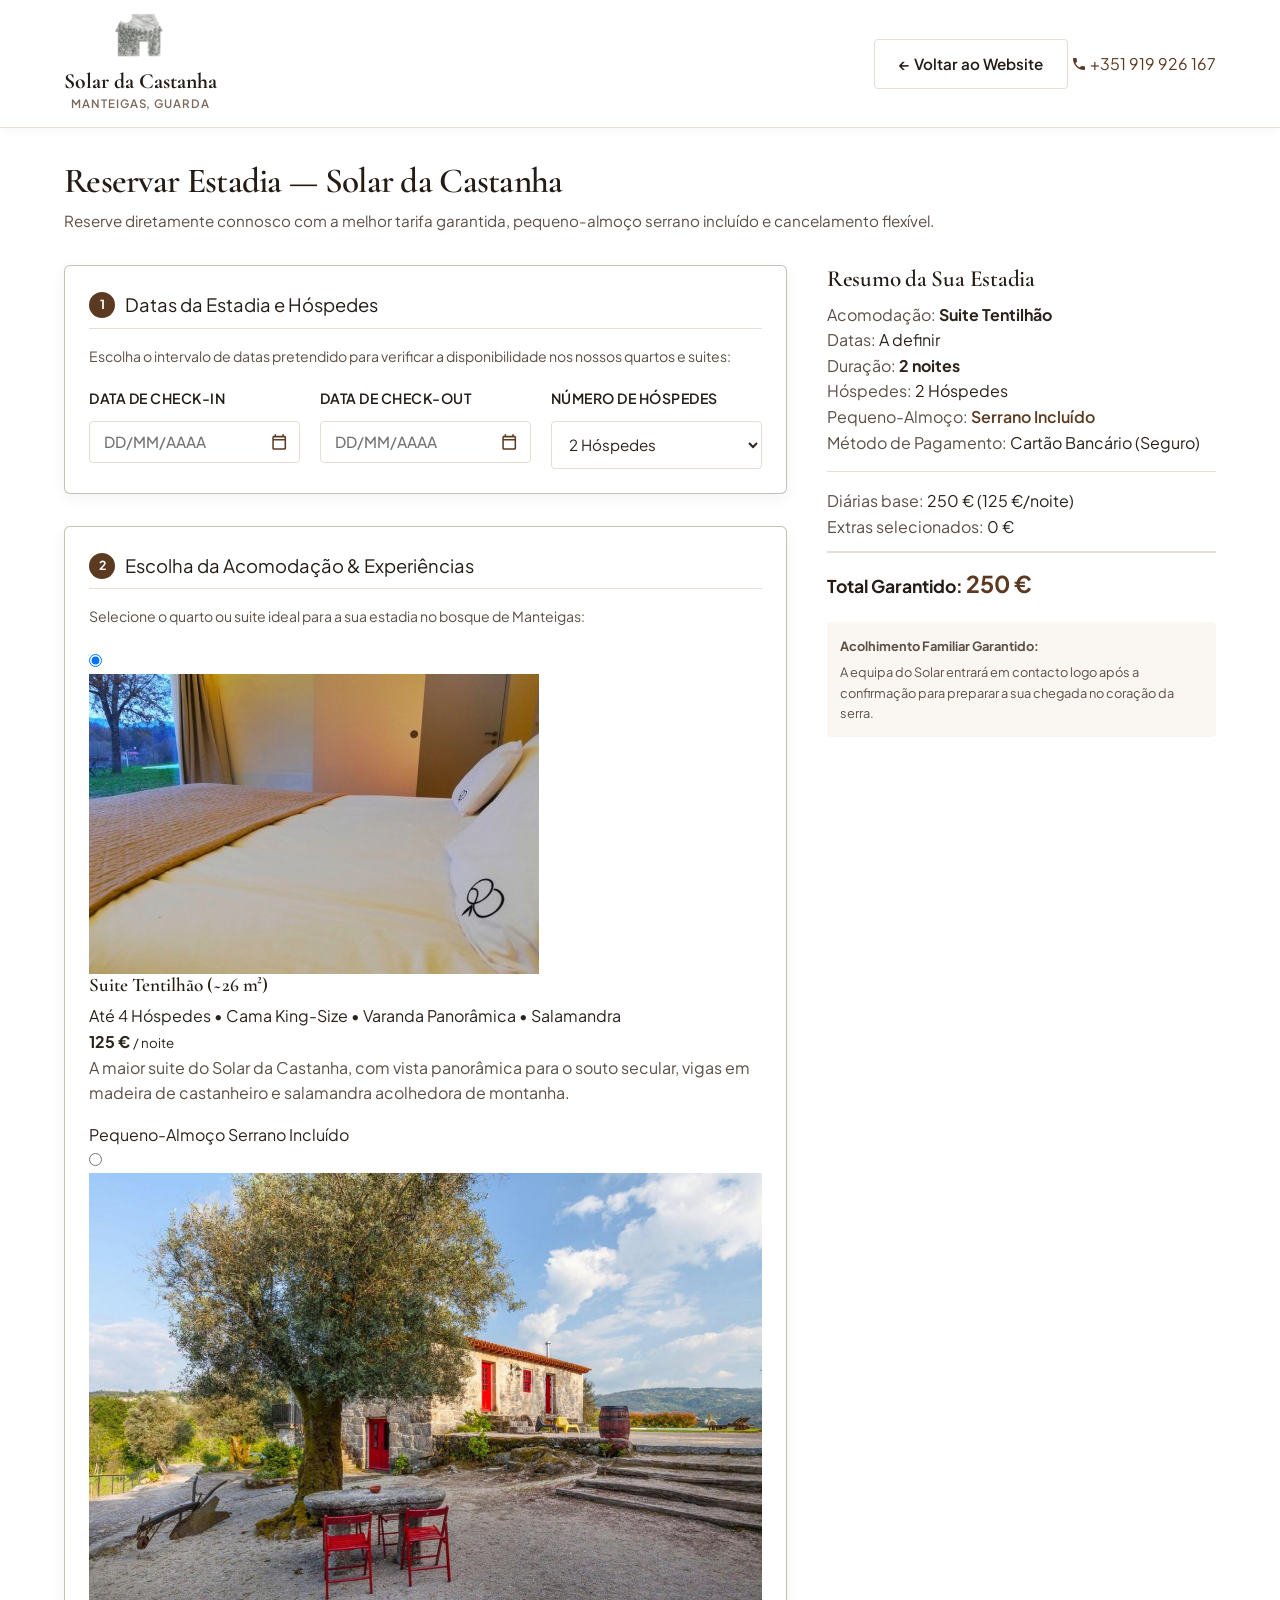
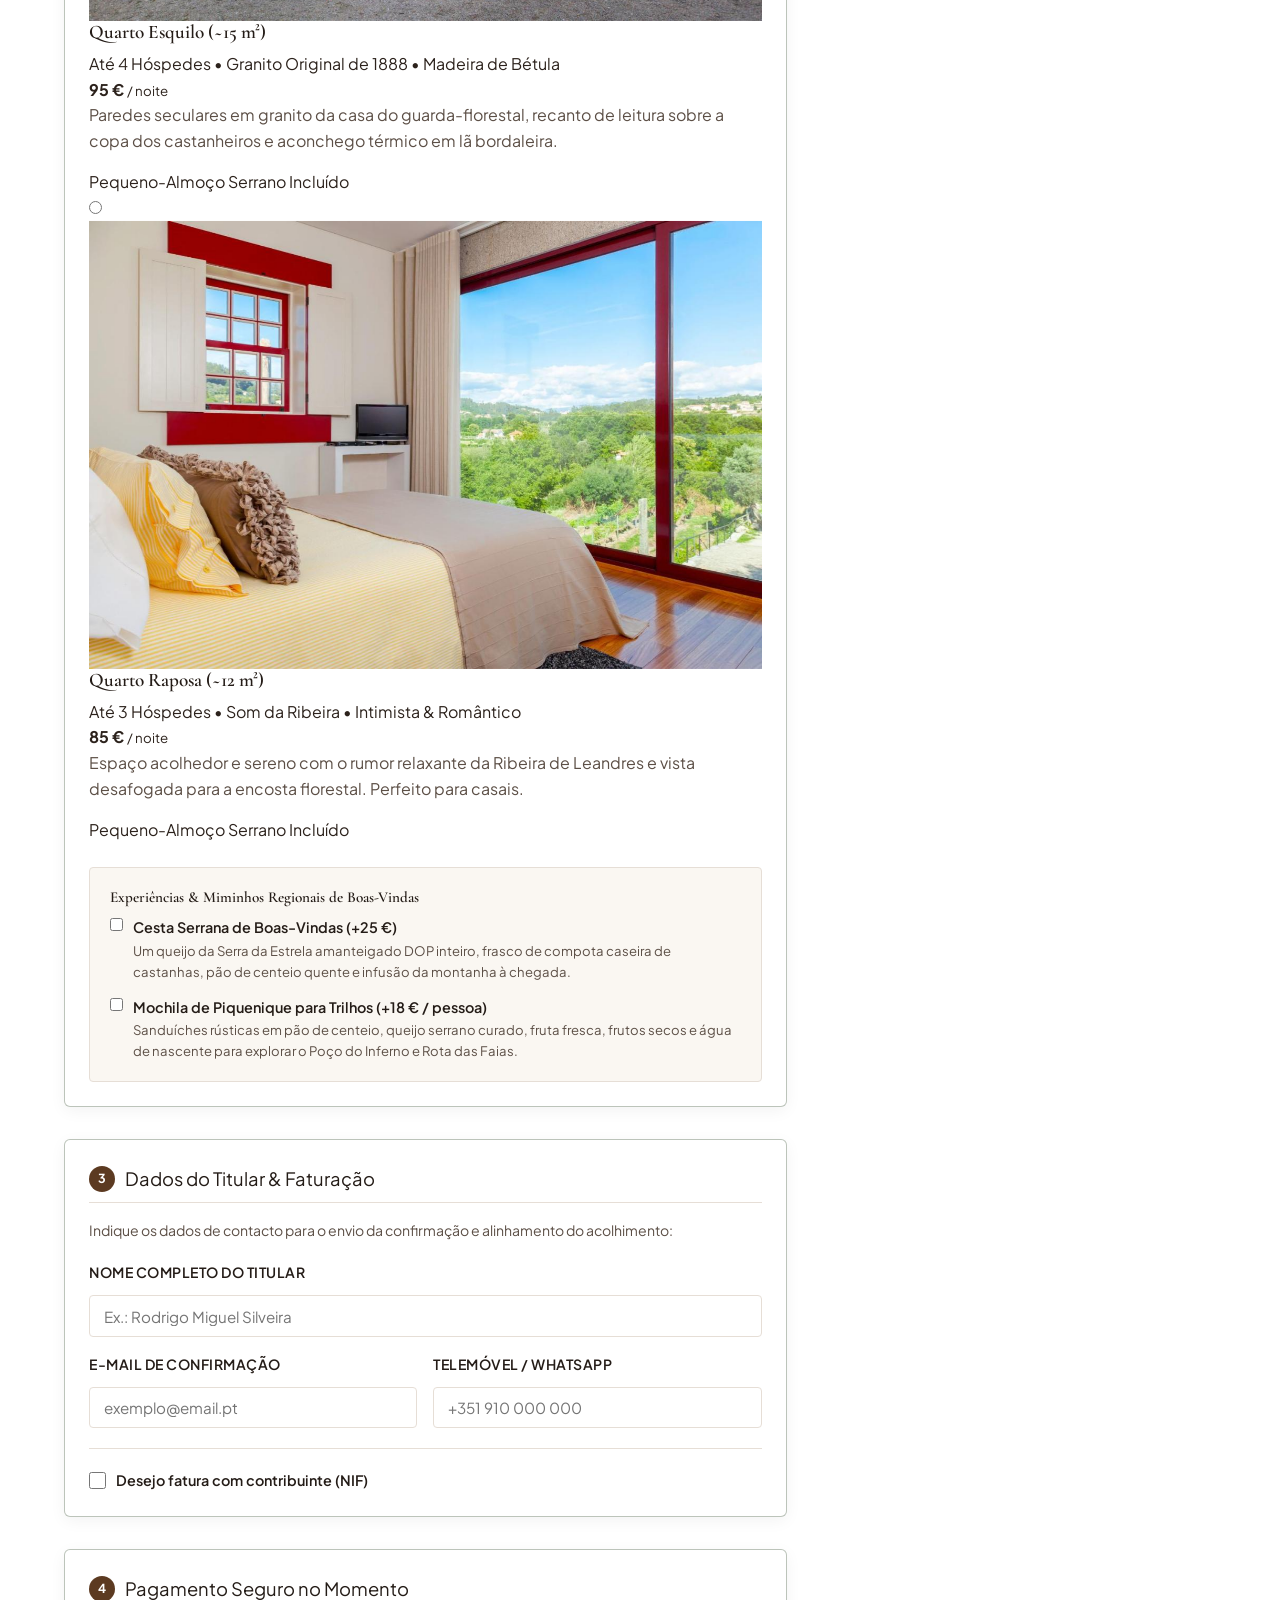
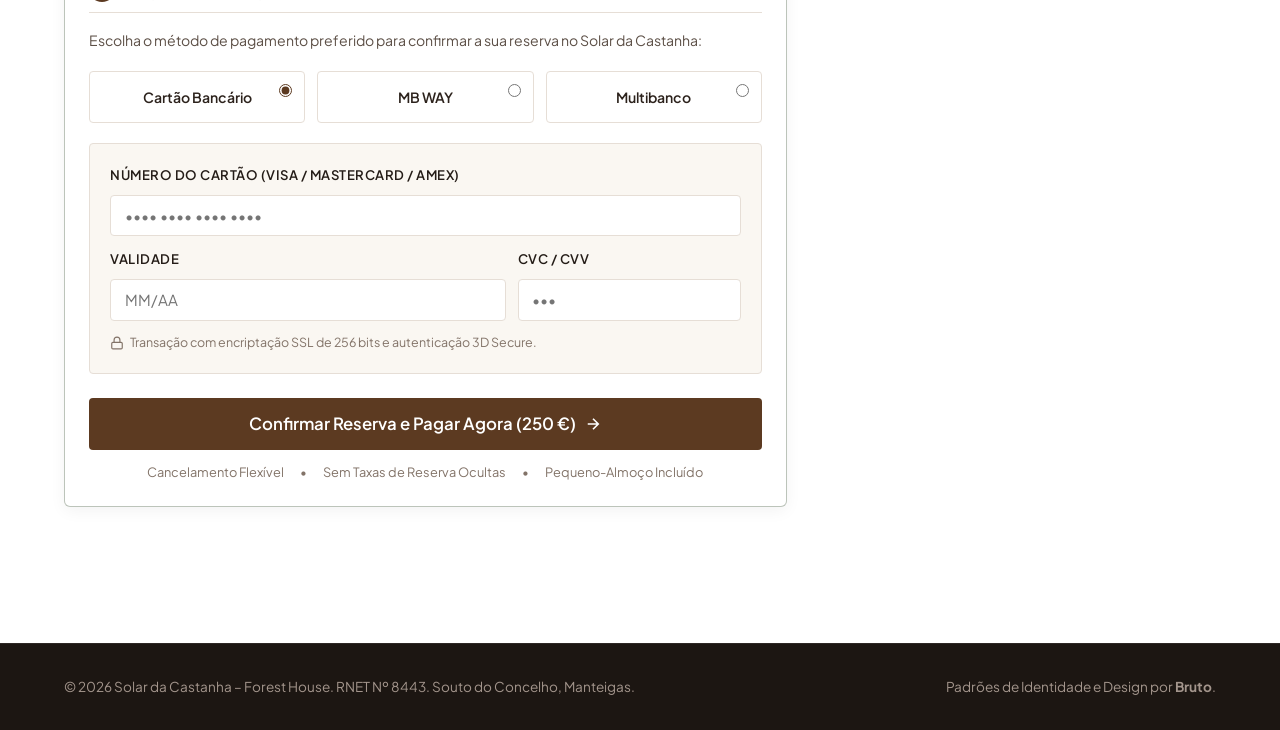
<file: reservas.html>
<!DOCTYPE html>
<html lang="pt">
<head>
  <meta charset="UTF-8">
  <meta name="viewport" content="width=device-width, initial-scale=1.0">
  <title>Reservas - Solar da Castanha | Forest House em Manteigas</title>
  <meta name="description" content="Reserve a sua estadia no Solar da Castanha – Forest House em Manteigas, Serra da Estrela. Pequeno-almoço serrano incluído, lareira de montanha e pagamento seguro online.">
  <link rel="stylesheet" href="css/style.css">
  <link rel="icon" type="image/svg+xml" href="assets/icons/favicon.svg">
  <link rel="preconnect" href="https://fonts.googleapis.com">
  <link rel="preconnect" href="https://fonts.gstatic.com" crossorigin>
  <link href="https://fonts.googleapis.com/css2?family=Cormorant+Garamond:ital,wght@0,400;0,500;0,600;0,700;1,400;1,600&family=Plus+Jakarta+Sans:wght@400;500;600;700&display=swap" rel="stylesheet">
</head>
<body class="booking-page-body">

  <!-- =========================================================================
       HEADER DA PÁGINA DE RESERVAS (Limpo, Elegante e Proporcional)
       ========================================================================= -->
  <header class="header booking-header">
    <div class="container nav-container">
      <a href="index.html" class="booking-logo-wrap" aria-label="Solar da Castanha — Página Inicial" style="display: flex; align-items: center; gap: 0.75rem;">
        <img src="assets/logos/logo_house_mark.png" alt="Solar da Castanha" class="booking-logo-img" style="height: 44px; width: auto; object-fit: contain;">
        <div class="booking-brand-meta" style="display: flex; flex-direction: column;">
          <span style="font-family: var(--font-heading); font-size: 1.35rem; font-weight: 700; color: #241C17; line-height: 1.1;">Solar da Castanha</span>
          <span class="booking-brand-location" style="font-size: 0.72rem; color: #7A685D; text-transform: uppercase; letter-spacing: 0.08em; font-weight: 600; margin-top: 2px;">Manteigas, Guarda</span>
        </div>
      </a>
      <div class="booking-header-actions">
        <a href="index.html" class="btn btn-outline-dark booking-back-btn">
          <span class="booking-back-full">&larr; Voltar ao Website</span>
          <span class="booking-back-short">&larr; Início</span>
        </a>
        <a href="tel:+351919926167" class="nav-contact-link booking-phone-btn" aria-label="Ligar para +351 919 926 167">
          <svg class="icon-svg" viewBox="0 0 24 24"><path d="M6.62 10.79c1.44 2.83 3.76 5.14 6.59 6.59l2.2-2.2c.27-.27.67-.36 1.02-.24 1.12.37 2.33.57 3.57.57.55 0 1 .45 1 1V20c0 .55-.45 1-1 1-9.39 0-17-7.61-17-17 0-.55.45-1 1-1h3.5c.55 0 1 .45 1 1 0 1.25.2 2.45.57 3.57.11.35.03.74-.25 1.02l-2.2 2.2z"/></svg>
          <span class="booking-phone-text">+351 919 926 167</span>
        </a>
      </div>
    </div>
  </header>

  <!-- =========================================================================
       CONTEÚDO PRINCIPAL DE RESERVAS (Passo a Passo Sequencial / Wizard)
       ========================================================================= -->
  <main class="section" style="padding-top: 2rem; padding-bottom: 4rem;">
    <div class="container">
      
      <div style="margin-bottom: 2rem;">
        <h2 style="margin: 0 0 0.4rem 0;">Reservar Estadia — Solar da Castanha</h2>
        <p style="margin: 0; color: var(--text-secondary); font-size: 0.95rem;">
          Reserve diretamente connosco com a melhor tarifa garantida, pequeno-almoço serrano incluído e cancelamento flexível.
        </p>
      </div>

      <div class="booking-page-layout">
        <!-- Coluna Esquerda: Passos Sequenciais de Reserva -->
        <div class="booking-steps-col">

          <form id="dedicatedBookingForm">

            <!-- ==============================================================
                 PASSO 1: Datas da Estadia e Número de Hóspedes
                 ============================================================== -->
            <div class="booking-step-block active" id="stepBlock1">
              <div class="booking-step-title">
                <span class="booking-step-num">1</span>
                <span>Datas da Estadia e Hóspedes</span>
              </div>
              <p style="font-size: 0.88rem; color: var(--text-secondary); margin-bottom: 1.25rem;">
                Escolha o intervalo de datas pretendido para verificar a disponibilidade nos nossos quartos e suites:
              </p>

              <div class="booking-dates-guests-grid">
                <div class="form-group">
                  <label for="bookCheckin" style="font-weight: 600; font-size: 0.88rem; margin-bottom: 0.35rem;">Data de Check-in</label>
                  <div class="date-input-container">
                    <input type="text" id="bookCheckin" name="checkin" class="form-control" placeholder="DD/MM/AAAA" autocomplete="off" required>
                    <button type="button" class="date-calendar-btn" aria-label="Escolher data de check-in">
                      <svg class="icon-svg" viewBox="0 0 24 24"><path d="M19 4h-1V2h-2v2H8V2H6v2H5c-1.11 0-1.99.9-1.99 2L3 20a2 2 0 0 0 2 2h14c1.1 0 2-.9 2-2V6c0-1.1-.9-2-2-2zm0 16H5V10h14v10zm0-12H5V6h14v2z"/></svg>
                    </button>
                  </div>
                </div>

                <div class="form-group">
                  <label for="bookCheckout" style="font-weight: 600; font-size: 0.88rem; margin-bottom: 0.35rem;">Data de Check-out</label>
                  <div class="date-input-container">
                    <input type="text" id="bookCheckout" name="checkout" class="form-control" placeholder="DD/MM/AAAA" autocomplete="off" required>
                    <button type="button" class="date-calendar-btn" aria-label="Escolher data de check-out">
                      <svg class="icon-svg" viewBox="0 0 24 24"><path d="M19 4h-1V2h-2v2H8V2H6v2H5c-1.11 0-1.99.9-1.99 2L3 20a2 2 0 0 0 2 2h14c1.1 0 2-.9 2-2V6c0-1.1-.9-2-2-2zm0 16H5V10h14v10zm0-12H5V6h14v2z"/></svg>
                    </button>
                  </div>
                </div>

                <div class="form-group">
                  <label for="bookGuests" style="font-weight: 600; font-size: 0.88rem; margin-bottom: 0.35rem;">Número de Hóspedes</label>
                  <select id="bookGuests" name="guests" class="form-control" style="height: 48px;">
                    <option value="1 Hóspede">1 Hóspede</option>
                    <option value="2 Hóspedes" selected>2 Hóspedes</option>
                    <option value="3 Hóspedes">3 Hóspedes</option>
                    <option value="4 Hóspedes">4 Hóspedes</option>
                  </select>
                </div>
              </div>
            </div>

            <!-- ==============================================================
                 PASSO 2: Seleção da Acomodação & Experiências Regionais
                 ============================================================== -->
            <div class="booking-step-block active" id="stepBlock2" style="margin-top: 2rem;">
              <div class="booking-step-title">
                <span class="booking-step-num">2</span>
                <span>Escolha da Acomodação &amp; Experiências</span>
              </div>
              <p style="font-size: 0.88rem; color: var(--text-secondary); margin-bottom: 1.25rem;">
                Selecione o quarto ou suite ideal para a sua estadia no bosque de Manteigas:
              </p>

              <div class="units-selection-list">
                <!-- Unidade 1: Suite Tentilhão -->
                <label class="unit-option-card">
                  <input type="radio" name="book_unit" value="tentilhao" checked>
                  <div class="unit-option-content">
                    <div class="unit-option-img-col">
                      <img src="assets/images/interior_quarto.jpg" alt="Suite Tentilhão">
                    </div>
                    <div class="unit-option-info-col">
                      <div class="unit-option-head">
                        <div>
                          <h4 class="unit-option-title">Suite Tentilhão (~26 m²)</h4>
                          <span class="unit-option-meta">Até 4 Hóspedes • Cama King-Size • Varanda Panorâmica • Salamandra</span>
                        </div>
                        <div class="unit-option-price-tag">
                          <strong>125 €</strong> <small>/ noite</small>
                        </div>
                      </div>
                      <p class="unit-option-desc">
                        A maior suite do Solar da Castanha, com vista panorâmica para o souto secular, vigas em madeira de castanheiro e salamandra acolhedora de montanha.
                      </p>
                      <span class="unit-option-pill">Pequeno-Almoço Serrano Incluído</span>
                    </div>
                  </div>
                </label>

                <!-- Unidade 2: Quarto Esquilo -->
                <label class="unit-option-card">
                  <input type="radio" name="book_unit" value="esquilo">
                  <div class="unit-option-content">
                    <div class="unit-option-img-col">
                      <img src="assets/images/avos_1.jpg" alt="Quarto Esquilo">
                    </div>
                    <div class="unit-option-info-col">
                      <div class="unit-option-head">
                        <div>
                          <h4 class="unit-option-title">Quarto Esquilo (~15 m²)</h4>
                          <span class="unit-option-meta">Até 4 Hóspedes • Granito Original de 1888 • Madeira de Bétula</span>
                        </div>
                        <div class="unit-option-price-tag">
                          <strong>95 €</strong> <small>/ noite</small>
                        </div>
                      </div>
                      <p class="unit-option-desc">
                        Paredes seculares em granito da casa do guarda-florestal, recanto de leitura sobre a copa dos castanheiros e aconchego térmico em lã bordaleira.
                      </p>
                      <span class="unit-option-pill">Pequeno-Almoço Serrano Incluído</span>
                    </div>
                  </div>
                </label>

                <!-- Unidade 3: Quarto Raposa -->
                <label class="unit-option-card">
                  <input type="radio" name="book_unit" value="raposa">
                  <div class="unit-option-content">
                    <div class="unit-option-img-col">
                      <img src="assets/images/adega_1.jpg" alt="Quarto Raposa">
                    </div>
                    <div class="unit-option-info-col">
                      <div class="unit-option-head">
                        <div>
                          <h4 class="unit-option-title">Quarto Raposa (~12 m²)</h4>
                          <span class="unit-option-meta">Até 3 Hóspedes • Som da Ribeira • Intimista &amp; Romântico</span>
                        </div>
                        <div class="unit-option-price-tag">
                          <strong>85 €</strong> <small>/ noite</small>
                        </div>
                      </div>
                      <p class="unit-option-desc">
                        Espaço acolhedor e sereno com o rumor relaxante da Ribeira de Leandres e vista desafogada para a encosta florestal. Perfeito para casais.
                      </p>
                      <span class="unit-option-pill">Pequeno-Almoço Serrano Incluído</span>
                    </div>
                  </div>
                </label>
              </div>

              <!-- Extras Regionais de Hospitalidade -->
              <div style="margin-top: 1.5rem; background-color: var(--bg-light); border: 1px solid var(--border-color); border-radius: var(--border-radius-sm); padding: 1.25rem;">
                <h4 style="font-size: 0.95rem; margin-bottom: 0.5rem; color: var(--dark-neutral);">Experiências &amp; Miminhos Regionais de Boas-Vindas</h4>
                
                <div style="display: flex; flex-direction: column; gap: 0.75rem;">
                  <label style="display: flex; align-items: flex-start; gap: 0.6rem; cursor: pointer;">
                    <input type="checkbox" name="book_extras" value="cesta_boasvindas" style="margin-top: 0.25rem;">
                    <div>
                      <span style="font-weight: 600; font-size: 0.9rem; color: var(--dark-neutral);">Cesta Serrana de Boas-Vindas (+25 €)</span>
                      <p style="font-size: 0.82rem; margin: 0; color: var(--text-secondary);">Um queijo da Serra da Estrela amanteigado DOP inteiro, frasco de compota caseira de castanhas, pão de centeio quente e infusão da montanha à chegada.</p>
                    </div>
                  </label>

                  <label style="display: flex; align-items: flex-start; gap: 0.6rem; cursor: pointer;">
                    <input type="checkbox" name="book_extras" value="piquenique_trilhos" style="margin-top: 0.25rem;">
                    <div>
                      <span style="font-weight: 600; font-size: 0.9rem; color: var(--dark-neutral);">Mochila de Piquenique para Trilhos (+18 € / pessoa)</span>
                      <p style="font-size: 0.82rem; margin: 0; color: var(--text-secondary);">Sanduíches rústicas em pão de centeio, queijo serrano curado, fruta fresca, frutos secos e água de nascente para explorar o Poço do Inferno e Rota das Faias.</p>
                    </div>
                  </label>
                </div>
              </div>
            </div>

            <!-- ==============================================================
                 PASSO 3: Dados Pessoais do Titular & Faturação Opcional com NIF
                 (Padrão Obrigatório de Faturação Bruto — Regra 8)
                 ============================================================== -->
            <div class="booking-step-block active" id="stepBlock3" style="margin-top: 2rem;">
              <div class="booking-step-title">
                <span class="booking-step-num">3</span>
                <span>Dados do Titular &amp; Faturação</span>
              </div>
              <p style="font-size: 0.88rem; color: var(--text-secondary); margin-bottom: 1.25rem;">
                Indique os dados de contacto para o envio da confirmação e alinhamento do acolhimento:
              </p>

              <div style="display: grid; grid-template-columns: 1fr 1fr; gap: 1rem;">
                <div class="form-group" style="grid-column: span 2;">
                  <label for="bookName" style="font-weight: 600; font-size: 0.88rem; margin-bottom: 0.35rem;">Nome Completo do Titular</label>
                  <input type="text" id="bookName" class="form-control" placeholder="Ex.: Rodrigo Miguel Silveira" required>
                </div>
                <div class="form-group">
                  <label for="bookEmail" style="font-weight: 600; font-size: 0.88rem; margin-bottom: 0.35rem;">E-mail de Confirmação</label>
                  <input type="email" id="bookEmail" class="form-control" placeholder="exemplo@email.pt" required>
                </div>
                <div class="form-group">
                  <label for="bookPhone" style="font-weight: 600; font-size: 0.88rem; margin-bottom: 0.35rem;">Telemóvel / WhatsApp</label>
                  <input type="tel" id="bookPhone" class="form-control" placeholder="+351 910 000 000" required>
                </div>
              </div>

              <!-- BLOCO DE FATURAÇÃO OPCIONAL (NIF) — REGRA 8 BRUTO -->
              <div style="margin-top: 1.25rem; border-top: 1px solid var(--border-color); padding-top: 1.25rem;">
                <label style="display: flex; align-items: center; gap: 0.6rem; cursor: pointer; user-select: none;">
                  <input type="checkbox" id="invoiceToggle" style="width: 17px; height: 17px;">
                  <span style="font-weight: 600; font-size: 0.9rem; color: var(--dark-neutral);">
                    Desejo fatura com contribuinte (NIF)
                  </span>
                </label>

                <!-- Campos de Faturação Expansíveis -->
                <div id="invoiceFields" style="display: none; margin-top: 1rem; background-color: var(--bg-light); border: 1px solid var(--border-color); border-radius: var(--border-radius-sm); padding: 1.25rem;">
                  <div style="display: grid; grid-template-columns: 1fr 1fr; gap: 1rem;">
                    <div class="form-group">
                      <label for="invoiceNif" style="font-weight: 600; font-size: 0.85rem; margin-bottom: 0.3rem;">NIF / NIPC</label>
                      <input type="text" id="invoiceNif" class="form-control" placeholder="123456789">
                    </div>
                    <div class="form-group">
                      <label for="invoiceName" style="font-weight: 600; font-size: 0.85rem; margin-bottom: 0.3rem;">Nome Fiscal ou Empresa</label>
                      <input type="text" id="invoiceName" class="form-control" placeholder="Nome que constará na fatura">
                    </div>
                    <div class="form-group" style="grid-column: span 2;">
                      <label for="invoiceAddress" style="font-weight: 600; font-size: 0.85rem; margin-bottom: 0.3rem;">Morada de Faturação</label>
                      <input type="text" id="invoiceAddress" class="form-control" placeholder="Rua, número e andar">
                    </div>
                    <div class="form-group">
                      <label for="invoicePostal" style="font-weight: 600; font-size: 0.85rem; margin-bottom: 0.3rem;">Código Postal</label>
                      <input type="text" id="invoicePostal" class="form-control" placeholder="0000-000">
                    </div>
                    <div class="form-group">
                      <label for="invoiceCity" style="font-weight: 600; font-size: 0.85rem; margin-bottom: 0.3rem;">Localidade / Cidade</label>
                      <input type="text" id="invoiceCity" class="form-control" placeholder="Ex.: Lisboa">
                    </div>
                  </div>
                </div>
              </div>
            </div>

            <!-- ==============================================================
                 PASSO 4: Pagamento Seguro Imediato no Momento (Regra 8 Bruto)
                 ============================================================== -->
            <div class="booking-step-block active" id="stepBlock4" style="margin-top: 2rem;">
              <div class="booking-step-title">
                <span class="booking-step-num">4</span>
                <span>Pagamento Seguro no Momento</span>
              </div>
              <p style="font-size: 0.88rem; color: var(--text-secondary); margin-bottom: 1.25rem;">
                Escolha o método de pagamento preferido para confirmar a sua reserva no Solar da Castanha:
              </p>

              <!-- Seletor de Métodos de Pagamento -->
              <div style="display: grid; grid-template-columns: repeat(3, 1fr); gap: 0.75rem; margin-bottom: 1.25rem;">
                <label class="payment-method-card" style="border: 1px solid var(--border-color); border-radius: var(--border-radius-sm); padding: 0.85rem; display: flex; align-items: center; gap: 0.5rem; cursor: pointer; background: #fff;">
                  <input type="radio" name="payment_method" value="card" checked>
                  <span style="font-weight: 600; font-size: 0.88rem;">Cartão Bancário</span>
                </label>
                <label class="payment-method-card" style="border: 1px solid var(--border-color); border-radius: var(--border-radius-sm); padding: 0.85rem; display: flex; align-items: center; gap: 0.5rem; cursor: pointer; background: #fff;">
                  <input type="radio" name="payment_method" value="mbway">
                  <span style="font-weight: 600; font-size: 0.88rem;">MB WAY</span>
                </label>
                <label class="payment-method-card" style="border: 1px solid var(--border-color); border-radius: var(--border-radius-sm); padding: 0.85rem; display: flex; align-items: center; gap: 0.5rem; cursor: pointer; background: #fff;">
                  <input type="radio" name="payment_method" value="multibanco">
                  <span style="font-weight: 600; font-size: 0.88rem;">Multibanco</span>
                </label>
              </div>

              <!-- Detalhes do Cartão -->
              <div id="paymentDetailsCard" style="background-color: var(--bg-light); border: 1px solid var(--border-color); border-radius: var(--border-radius-sm); padding: 1.25rem;">
                <div style="display: grid; grid-template-columns: 2fr 1fr 1fr; gap: 0.75rem;">
                  <div class="form-group" style="grid-column: span 3;">
                    <label style="font-size: 0.82rem; font-weight: 600; margin-bottom: 0.25rem;">Número do Cartão (Visa / Mastercard / Amex)</label>
                    <input type="text" class="form-control" placeholder="•••• •••• •••• ••••" maxlength="19">
                  </div>
                  <div class="form-group" style="grid-column: span 2;">
                    <label style="font-size: 0.82rem; font-weight: 600; margin-bottom: 0.25rem;">Validade</label>
                    <input type="text" class="form-control" placeholder="MM/AA" maxlength="5">
                  </div>
                  <div class="form-group">
                    <label style="font-size: 0.82rem; font-weight: 600; margin-bottom: 0.25rem;">CVC / CVV</label>
                    <input type="text" class="form-control" placeholder="•••" maxlength="4">
                  </div>
                </div>
                <div style="margin-top: 0.75rem; display: flex; align-items: center; gap: 0.4rem; font-size: 0.78rem; color: var(--text-muted);">
                  <svg width="14" height="14" viewBox="0 0 24 24" fill="none" stroke="currentColor" stroke-width="2"><rect x="3" y="11" width="18" height="11" rx="2" ry="2"/><path d="M7 11V7a5 5 0 0 1 10 0v4"/></svg>
                  <span>Transação com encriptação SSL de 256 bits e autenticação 3D Secure.</span>
                </div>
              </div>

              <!-- Detalhes do MB WAY -->
              <div id="paymentDetailsMbway" style="display: none; background-color: var(--bg-light); border: 1px solid var(--border-color); border-radius: var(--border-radius-sm); padding: 1.25rem;">
                <div class="form-group">
                  <label style="font-size: 0.82rem; font-weight: 600; margin-bottom: 0.25rem;">Número de Telemóvel MB WAY</label>
                  <input type="tel" class="form-control" placeholder="910 000 000" maxlength="9">
                </div>
                <p style="font-size: 0.82rem; color: var(--text-secondary); margin: 0.5rem 0 0 0;">
                  Receberá uma notificação instantânea na sua aplicação MB WAY para autorizar o pagamento no prazo de 5 minutos.
                </p>
              </div>

              <!-- Detalhes da Referência Multibanco -->
              <div id="paymentDetailsMultibanco" style="display: none; background-color: var(--bg-light); border: 1px solid var(--border-color); border-radius: var(--border-radius-sm); padding: 1.25rem;">
                <div style="display: grid; grid-template-columns: repeat(3, 1fr); gap: 0.75rem; text-align: center;">
                  <div style="background: #fff; padding: 0.6rem; border-radius: 4px; border: 1px solid var(--border-color);">
                    <span style="font-size: 0.75rem; color: var(--text-muted); display: block;">Entidade</span>
                    <strong style="font-size: 1.05rem; color: var(--dark-neutral);">21245</strong>
                  </div>
                  <div style="background: #fff; padding: 0.6rem; border-radius: 4px; border: 1px solid var(--border-color);">
                    <span style="font-size: 0.75rem; color: var(--text-muted); display: block;">Referência</span>
                    <strong style="font-size: 1.05rem; color: var(--dark-neutral);">928 412 844</strong>
                  </div>
                  <div style="background: #fff; padding: 0.6rem; border-radius: 4px; border: 1px solid var(--border-color);">
                    <span style="font-size: 0.75rem; color: var(--text-muted); display: block;">Validade</span>
                    <strong style="font-size: 1.05rem; color: var(--dark-neutral);">24 horas</strong>
                  </div>
                </div>
                <p style="font-size: 0.82rem; color: var(--text-secondary); margin: 0.6rem 0 0 0;">
                  Os dados da referência serão enviados por e-mail e SMS após a confirmação.
                </p>
              </div>

              <!-- Botão Principal de Confirmação e Pagamento -->
              <div style="margin-top: 1.5rem;">
                <button type="submit" class="btn btn-primary" style="width: 100%; height: 52px; font-size: 1.05rem; font-weight: 600; display: flex; align-items: center; justify-content: center; gap: 0.5rem;">
                  <span>Confirmar Reserva e Pagar Agora (<span id="payButtonAmount">250 €</span>)</span>
                  <svg width="18" height="18" viewBox="0 0 24 24" fill="none" stroke="currentColor" stroke-width="2.2"><path d="M5 12h14M12 5l7 7-7 7"/></svg>
                </button>
                <div style="display: flex; align-items: center; justify-content: center; gap: 1rem; margin-top: 0.75rem; font-size: 0.8rem; color: var(--text-muted);">
                  <span>Cancelamento Flexível</span>
                  <span>•</span>
                  <span>Sem Taxas de Reserva Ocultas</span>
                  <span>•</span>
                  <span>Pequeno-Almoço Incluído</span>
                </div>
              </div>
            </div>

          </form>
        </div>

        <!-- Coluna Direita: Resumo Lateral Fixo (Sticky) -->
        <aside class="booking-summary-col">
          <div class="booking-summary-card-sticky">
            <h3 class="booking-summary-title">Resumo da Sua Estadia</h3>
            
            <div class="booking-summary-row">
              <span class="summary-label">Acomodação:</span>
              <strong class="summary-value" id="summaryUnitName">Suite Tentilhão</strong>
            </div>

            <div class="booking-summary-row">
              <span class="summary-label">Datas:</span>
              <span class="summary-value" id="summaryDatesText">A definir</span>
            </div>

            <div class="booking-summary-row">
              <span class="summary-label">Duração:</span>
              <strong class="summary-value" id="summaryNightsCount">2 noites</strong>
            </div>

            <div class="booking-summary-row">
              <span class="summary-label">Hóspedes:</span>
              <span class="summary-value" id="summaryGuestsCount">2 Hóspedes</span>
            </div>

            <div class="booking-summary-row">
              <span class="summary-label">Pequeno-Almoço:</span>
              <span class="summary-value" style="color: var(--primary-accent); font-weight: 600;">Serrano Incluído</span>
            </div>

            <div class="booking-summary-row">
              <span class="summary-label">Método de Pagamento:</span>
              <span class="summary-value" id="summaryPaymentMethod">Cartão Bancário (Seguro)</span>
            </div>

            <hr style="border: 0; border-top: 1px solid var(--border-color); margin: 1rem 0;">

            <div class="booking-summary-row">
              <span class="summary-label">Diárias base:</span>
              <span class="summary-value" id="summaryBasePrice">250 € (125 €/noite)</span>
            </div>

            <div class="booking-summary-row">
              <span class="summary-label">Extras selecionados:</span>
              <span class="summary-value" id="summaryExtrasPrice">0 €</span>
            </div>

            <div class="booking-summary-row total" style="margin-top: 0.75rem; padding-top: 0.75rem; border-top: 2px solid var(--border-color);">
              <span style="font-size: 1.1rem; font-weight: 700; color: var(--dark-neutral);">Total Garantido:</span>
              <strong style="font-size: 1.45rem; color: var(--primary-accent);" id="summaryTotalPrice">250 €</strong>
            </div>

            <div style="margin-top: 1.25rem; background: var(--bg-light); padding: 0.85rem; border-radius: var(--border-radius-sm); font-size: 0.8rem; color: var(--text-secondary);">
              <p style="margin: 0 0 0.35rem 0;"><strong>Acolhimento Familiar Garantido:</strong></p>
              <p style="margin: 0;">A equipa do Solar entrará em contacto logo após a confirmação para preparar a sua chegada no coração da serra.</p>
            </div>
          </div>
        </aside>

      </div>
    </div>
  </main>

  <!-- =========================================================================
       MODAL DE CONFIRMAÇÃO DE RESERVA (Com Botão WhatsApp para Anfitriões)
       ========================================================================= -->
  <div class="booking-modal-backdrop" id="bookingConfirmationModal">
    <div class="booking-modal-box">
      <div style="text-align: center; margin-bottom: 1.25rem;">
        <div style="width: 52px; height: 52px; background: var(--primary-light); border-radius: 50%; display: inline-flex; align-items: center; justify-content: center; margin-bottom: 0.75rem;">
          <svg width="28" height="28" viewBox="0 0 24 24" fill="none" stroke="var(--primary-accent)" stroke-width="2.5"><polyline points="20 6 9 17 4 12"/></svg>
        </div>
        <h3 style="margin: 0 0 0.25rem 0; font-size: 1.5rem;">Reserva Confirmada com Sucesso!</h3>
        <span style="display: inline-block; background: #e8efe9; color: #2B3E2F; padding: 0.25rem 0.65rem; border-radius: 12px; font-size: 0.78rem; font-weight: 600;">Estado: Confirmado e Pago</span>
      </div>

      <div style="background: var(--bg-light); border: 1px solid var(--border-color); border-radius: var(--border-radius-sm); padding: 1.15rem; margin-bottom: 1.25rem;">
        <div style="display: flex; justify-content: space-between; margin-bottom: 0.5rem; font-size: 0.88rem;">
          <span style="color: var(--text-secondary);">Código de Reserva:</span>
          <strong id="modalBookingCode" style="color: var(--primary-accent);">SC-842918</strong>
        </div>
        <div style="display: flex; justify-content: space-between; margin-bottom: 0.5rem; font-size: 0.88rem;">
          <span style="color: var(--text-secondary);">Titular:</span>
          <strong id="modalGuestName">Hóspede Estimado</strong>
        </div>
        <div style="display: flex; justify-content: space-between; margin-bottom: 0.5rem; font-size: 0.88rem;">
          <span style="color: var(--text-secondary);">Alojamento:</span>
          <strong id="modalUnitName">Suite Tentilhão</strong>
        </div>
        <div style="display: flex; justify-content: space-between; font-size: 0.88rem;">
          <span style="color: var(--text-secondary);">Valor Total Pago:</span>
          <strong id="modalTotalPaid" style="color: var(--primary-accent);">250 €</strong>
        </div>
      </div>

      <p style="font-size: 0.85rem; color: var(--text-secondary); text-align: center; margin-bottom: 1.25rem;">
        Enviámos o comprovativo detalhado para o seu e-mail. Para agilizar o check-in ou pedir dicas de viagem, contacte diretamente o Solar da Castanha:
      </p>

      <div style="display: flex; flex-direction: column; gap: 0.65rem;">
        <a id="modalWhatsappBtn" href="https://wa.me/351919926167" target="_blank" rel="noopener noreferrer" class="btn btn-primary" style="display: flex; align-items: center; justify-content: center; gap: 0.5rem; height: 46px;">
          <svg class="icon-svg-sm" viewBox="0 0 24 24"><path d="M6.62 10.79a15.05 15.05 0 006.59 6.59l2.2-2.2c.27-.27.67-.36 1.02-.24 1.12.37 2.33.57 3.57.57.55 0 1 .45 1 1V20c0 .55-.45 1-1 1-9.39 0-17-7.61-17-17 0-.55.45-1 1-1h3.5c.55 0 1 .45 1 1 0 1.25.2 2.45.57 3.57.11.35.03.74-.25 1.02l-2.2 2.2z"/></svg>
          <span>Falar no WhatsApp (+351 919 926 167)</span>
        </a>
        <button type="button" class="btn btn-outline-dark close-booking-modal" style="height: 44px;">
          Fechar e Voltar ao Início
        </button>
      </div>
    </div>
  </div>

  <!-- RODAPÉ DA PÁGINA DE RESERVAS -->
  <footer class="footer" style="margin-top: 3rem; padding: 2rem 0; background: #1C1612;">
    <div class="container" style="display: flex; align-items: center; justify-content: space-between; flex-wrap: wrap; gap: 1rem;">
      <p style="margin: 0; font-size: 0.85rem; color: #a3958c;">
        &copy; 2026 Solar da Castanha – Forest House. RNET Nº 8443. Souto do Concelho, Manteigas.
      </p>
      <p style="margin: 0; font-size: 0.85rem; color: #a3958c;">
        Padrões de Identidade e Design por <strong>Bruto</strong>.
      </p>
    </div>
  </footer>

  <script src="js/main.js"></script>
</body>
</html>
</file>
<file: css/style.css>
/* ==========================================================================
   Casinhas de Santo António — Standard de Produção Bruto AI
   Design System & Folha de Estilos Oficial
   ========================================================================== */

:root {
  --primary-accent: #5C3A21;
  --primary-accent-hover: #432915;
  --primary-light: #F6EFE9;
  --dark-neutral: #241C17;
  --text-primary: #2C221C;
  --text-secondary: #5C4F46;
  --text-muted: #827368;
  --bg-light: #FAF7F2;
  --bg-white: #ffffff;
  --border-color: #E6DED6;
  --border-radius-sm: 4px;
  --border-radius-md: 6px;
  --border-radius-lg: 8px;
  --shadow-sm: 0 1px 3px rgba(0, 0, 0, 0.05);
  --shadow-md: 0 4px 12px rgba(34, 39, 35, 0.07);
  --shadow-lg: 0 8px 24px rgba(34, 39, 35, 0.1);
  --font-heading: 'Cormorant Garamond', Georgia, 'Times New Roman', serif;
  --font-body: 'Plus Jakarta Sans', -apple-system, BlinkMacSystemFont, 'Segoe UI', Roboto, sans-serif;
  --font-nav: 'Plus Jakarta Sans', -apple-system, BlinkMacSystemFont, 'Segoe UI', Roboto, sans-serif;
  --container-max-width: 1200px;

  /* Motion & Rhythm Tokens (Posicionamento Minhoto: Calmo, Fresco, Fluido) */
  --ease-organic: cubic-bezier(0.22, 1, 0.36, 1);
  --ease-soft: cubic-bezier(0.25, 0.8, 0.25, 1);
  --duration-fast: 200ms;
  --duration-normal: 350ms;
  --duration-gentle: 600ms;
  --duration-slow: 750ms;
}

/* Reset e Base */
* {
  box-sizing: border-box;
  margin: 0;
  padding: 0;
}

html {
  scroll-behavior: smooth;
  font-size: 16px;
}

section[id],
.section[id],
.section-anchor {
  scroll-margin-top: 88px;
}

@media (max-width: 768px) {
  .section[id],
  .section-anchor {
    scroll-margin-top: 72px;
  }
}

.section-anchor {
  display: block;
  position: relative;
  visibility: hidden;
  height: 0;
  margin: 0;
  padding: 0;
}

html {
  overflow-x: clip;
  max-width: 100vw;
  scroll-behavior: smooth;
}

body {
  overflow-x: clip;
  max-width: 100vw;
  position: relative;
  font-family: var(--font-body);
  color: var(--text-primary);
  background-color: var(--bg-white);
  line-height: 1.6;
  -webkit-font-smoothing: antialiased;
}

h1, h2, h3, h4, h5, h6 {
  font-family: var(--font-heading);
  color: var(--dark-neutral);
  font-weight: 600;
  line-height: 1.22;
}

h1 { font-size: 2.85rem; letter-spacing: -0.01em; }
h2 { font-size: 2.2rem; letter-spacing: -0.01em; margin-bottom: 0.85rem; }
h3 { font-size: 1.45rem; letter-spacing: -0.01em; margin-bottom: 0.5rem; }
h4 { font-size: 1.2rem; margin-bottom: 0.4rem; }

p {
  margin-bottom: 1rem;
  color: var(--text-secondary);
}

a {
  color: var(--primary-accent);
  text-decoration: none;
  transition: color 0.2s ease, opacity 0.2s ease;
}

a:hover {
  color: var(--primary-accent-hover);
}

a:focus-visible,
button:focus-visible,
input:focus-visible,
select:focus-visible,
textarea:focus-visible {
  outline: 2px solid var(--primary-accent);
  outline-offset: 2px;
}

img {
  max-width: 100%;
  height: auto;
  display: block;
  image-rendering: auto;
  -webkit-backface-visibility: hidden;
  backface-visibility: hidden;
}

.container {
  width: 100%;
  max-width: var(--container-max-width);
  margin: 0 auto;
  padding: 0 1.5rem;
}

/* Ícones SVG Monocromáticos Inline */
.icon-svg {
  display: inline-block;
  width: 1rem;
  height: 1rem;
  vertical-align: -0.15rem;
  fill: currentColor;
  flex-shrink: 0;
}

.icon-svg-lg {
  width: 1.35rem;
  height: 1.35rem;
}

.icon-svg-sm {
  width: 0.95rem;
  height: 0.95rem;
  vertical-align: -0.12rem;
  flex-shrink: 0;
}

/* ==========================================================================
   Header Estilo Hotel Neptun (Com Fundo Atmosférico e Logo Dinâmico)
   Estrutura 3-Colunas: Logo (Esquerda) | Navegação (Centro) | Idioma + Reserva (Direita)
   ========================================================================== */

.header-neptun {
  position: fixed;
  top: 0;
  left: 0;
  width: 100%;
  z-index: 1000;
  color: #241C17;
  background-color: rgba(255, 255, 255, 0.96);
  backdrop-filter: blur(16px);
  -webkit-backdrop-filter: blur(16px);
  box-shadow: 0 2px 14px rgba(0, 0, 0, 0.05);
  border-bottom: 1px solid rgba(228, 231, 226, 0.85);
  padding: 0.65rem 0;
  transition: padding 0.22s cubic-bezier(0.16, 1, 0.3, 1),
              background-color 0.22s cubic-bezier(0.16, 1, 0.3, 1),
              box-shadow 0.22s cubic-bezier(0.16, 1, 0.3, 1);
}

.header-neptun::before {
  display: none !important;
}

.header-neptun.header-scrolled {
  background-color: #ffffff;
  box-shadow: 0 4px 20px rgba(0, 0, 0, 0.08);
  padding: 0.5rem 0;
}

.header-neptun.header-scrolled::before {
  display: none !important;
}

/* Container Próprio do Header com Largura Generosa */
.header-container {
  max-width: 1320px;
  width: 100%;
  margin: 0 auto;
  padding: 0 2rem;
}

/* Grid Perfeita de 3 Zonas Alinhada Rigorosamente com o Cabeçalho: 1fr (Logo) | auto (Menu Centralizado) | 1fr (CTA) */
.neptun-header-inner {
  display: grid;
  grid-template-columns: 1fr auto 1fr;
  align-items: center;
  width: 100%;
  position: relative;
  gap: 1.5rem;
}

/* 1. Esquerda: Logo do Solar da Castanha (Com símbolo da casa gravada + Nome e Ancoragem) */
.neptun-header-left {
  justify-self: start;
  display: flex;
  align-items: center;
  position: relative;
  z-index: 2;
  width: auto;
}

/* Tira branca eliminada conforme instrução do utilizador */
.neptun-logo-aba {
  display: none !important;
}

.neptun-aba-svg {
  display: none !important;
}

.neptun-logo-link {
  position: relative;
  z-index: 2;
  display: inline-flex;
  align-items: center;
  gap: 0.85rem;
  text-decoration: none;
  transition: opacity 0.2s ease;
}

.neptun-logo-link:hover {
  opacity: 0.88;
}

/* Ícone da Casa com Floresta de Castanheiros */
.brand-house-icon,
.neptun-original-logo {
  height: 48px;
  width: auto;
  max-width: 52px;
  object-fit: contain;
  display: block;
  filter: none;
  transform: none !important;
  transition: transform 0.2s ease;
}

.brand-text-block {
  display: flex;
  flex-direction: column;
  justify-content: center;
  text-align: left;
}

.brand-main-title {
  font-family: var(--font-heading);
  font-size: 1.45rem;
  font-weight: 700;
  color: #241C17;
  line-height: 1.1;
  letter-spacing: -0.01em;
  white-space: nowrap;
}

.brand-location-sub {
  font-family: var(--font-body);
  font-size: 0.72rem;
  font-weight: 600;
  color: #7A685D;
  letter-spacing: 0.08em;
  text-transform: uppercase;
  margin-top: 2px;
  white-space: nowrap;
}

/* 2. Centro: Links de Navegação Perfeitamente Centralizados */
.neptun-header-center {
  justify-self: center;
  display: flex;
  align-items: center;
  z-index: 1;
  transform: none !important;
}

.header-scrolled .neptun-header-center {
  transform: none !important;
}

.neptun-nav .nav-menu {
  display: flex;
  align-items: center;
  gap: 2.25rem;
  list-style: none;
  margin: 0;
  padding: 0;
}

.neptun-nav .nav-link {
  font-family: var(--font-nav);
  font-size: 0.82rem;
  font-weight: 600;
  text-transform: uppercase;
  letter-spacing: 0.14em;
  color: #2C221C;
  text-decoration: none;
  padding: 0.45rem 0;
  position: relative;
  transition: color 0.2s ease;
  white-space: nowrap;
}

.neptun-nav .nav-link::after {
  content: '';
  position: absolute;
  bottom: 0;
  left: 0;
  width: 100%;
  height: 2px;
  background-color: #5C3A21;
  transform: scaleX(0);
  transform-origin: center;
  transition: transform 0.22s var(--ease-organic);
}

.neptun-nav .nav-link:hover,
.neptun-nav .nav-link.active {
  color: #5C3A21;
}

.neptun-nav .nav-link:hover::after,
.neptun-nav .nav-link.active::after {
  transform: scaleX(1);
}

/* Manter links consistentes no estado scrolled */
.header-scrolled .neptun-nav .nav-link {
  color: #2C221C;
}

.header-scrolled .neptun-nav .nav-link:hover,
.header-scrolled .neptun-nav .nav-link.active {
  color: #5C3A21;
}

.header-scrolled .neptun-nav .nav-link::after {
  background-color: #5C3A21;
}

/* 3. Direita: Botão Reservar Agora (Alinhado à direita, visibilidade condicionada ao scroll) */
.neptun-header-right {
  justify-self: end;
  display: flex;
  align-items: center;
  gap: 1rem;
  justify-content: flex-end;
  z-index: 2;
}

/* Botão Reservar Agora no Header (Só surge rigorosamente quando o formulário do Hero sai do ecrã) */
.neptun-book-btn {
  display: inline-flex;
  align-items: center;
  justify-content: center;
  position: relative;
  overflow: hidden;
  padding: 9px 24px;
  border: 1px solid #5C3A21;
  background-color: #5C3A21;
  color: #FFFFFF !important;
  font-family: var(--font-nav);
  font-size: 0.78rem;
  font-weight: 700;
  text-transform: uppercase;
  letter-spacing: 0.16em;
  text-decoration: none;
  white-space: nowrap;
  border-radius: 4px;
  box-shadow: 0 2px 10px rgba(63, 86, 57, 0.25);
  opacity: 0;
  visibility: hidden;
  pointer-events: none;
  transform: translateX(12px);
  transition: opacity 0.35s cubic-bezier(0.16, 1, 0.3, 1),
              transform 0.35s cubic-bezier(0.16, 1, 0.3, 1),
              visibility 0.35s,
              background-color 0.25s ease,
              box-shadow 0.25s ease;
}

/* Visibilidade estrita: só aparece quando o formulário do Hero desaparece do ecrã */
.header.header-cta-visible .neptun-book-btn {
  opacity: 1;
  visibility: visible;
  pointer-events: auto;
  transform: translateX(0);
}

.neptun-book-btn:hover {
  background-color: #432915;
  border-color: #432915;
  box-shadow: 0 4px 14px rgba(63, 86, 57, 0.35);
}

/* Responsividade Mobile Header */
@media (max-width: 900px) {
  .header-neptun {
    padding: 0.65rem 1rem;
    background-color: rgba(255, 255, 255, 0.94);
    backdrop-filter: blur(14px);
    -webkit-backdrop-filter: blur(14px);
    box-shadow: 0 2px 10px rgba(0, 0, 0, 0.04);
    border-bottom: 1px solid rgba(228, 231, 226, 0.75);
    transition: padding 0.25s ease, background-color 0.25s ease, box-shadow 0.25s ease;
  }
  .header-neptun.header-scrolled {
    padding: 0.52rem 1rem;
    background-color: rgba(255, 255, 255, 0.98);
    box-shadow: 0 4px 18px rgba(0, 0, 0, 0.08);
    border-bottom-color: rgba(228, 231, 226, 0.95);
  }
  .header-neptun::before {
    display: none !important;
  }
  .neptun-header-inner {
    display: flex;
    justify-content: space-between;
    align-items: center;
    width: 100%;
  }
  .neptun-header-left {
    display: flex;
    align-items: center;
    width: auto !important;
    position: relative !important;
    z-index: 2;
  }
  .neptun-logo-aba {
    display: none !important;
  }
  .brand-house-icon,
  .neptun-original-logo {
    height: 40px !important;
    max-width: 44px !important;
    width: auto !important;
    transform: none !important;
    position: relative;
    z-index: 2;
    image-rendering: -webkit-optimize-contrast;
  }
  .brand-main-title {
    font-size: 1.22rem !important;
  }
  .brand-location-sub {
    font-size: 0.65rem !important;
  }
  .header-scrolled .brand-house-icon,
  .header-scrolled .neptun-original-logo {
    height: 36px !important;
    transform: none !important;
  }
  .neptun-header-center {
    display: none;
  }
  .neptun-header-right {
    display: flex;
    align-items: center;
    gap: 0.65rem;
    min-width: auto;
    margin-left: 0;
    position: relative;
    z-index: 10;
    pointer-events: auto;
  }
  .neptun-lang-switch {
    display: none;
  }
  .neptun-book-btn {
    display: none;
  }
  .mobile-menu-btn {
    display: flex !important;
    align-items: center;
    justify-content: center;
    width: 44px !important;
    height: 44px !important;
    min-width: 44px !important;
    min-height: 44px !important;
    border-radius: 50% !important;
    background: #5C3A21 !important;
    border: 1.5px solid rgba(255, 255, 255, 0.4) !important;
    color: #FFFFFF !important;
    cursor: pointer;
    padding: 0 !important;
    position: relative;
    z-index: 10002 !important;
    pointer-events: auto;
    transition: all 0.2s ease;
    box-shadow: 0 4px 12px rgba(0, 0, 0, 0.28);
  }
  .mobile-menu-btn svg {
    fill: #FFFFFF !important;
    width: 22px;
    height: 22px;
  }
  .header-scrolled .mobile-menu-btn {
    background: #5C3A21 !important;
    border-color: #5C3A21 !important;
    color: #FFFFFF !important;
    box-shadow: 0 3px 10px rgba(63, 86, 57, 0.35) !important;
  }
  .neptun-header-center {
    transform: none !important;
  }
  .neptun-nav {
    display: none;
  }
  .neptun-nav.active {
    display: flex !important;
    position: fixed !important;
    top: 56px !important;
    left: 0 !important;
    right: 0 !important;
    bottom: 0 !important;
    width: 100vw !important;
    height: calc(100vh - 56px) !important;
    height: calc(100dvh - 56px) !important;
    background: #FFFFFF !important;
    padding: 2rem 1.5rem 2.5rem !important;
    flex-direction: column !important;
    justify-content: space-between !important;
    gap: 1.5rem !important;
    overflow-y: auto !important;
    z-index: 9999 !important;
    border-top: 1px solid #E6DED6;
    transform: none !important;
    box-shadow: 0 16px 36px rgba(0, 0, 0, 0.15);
  }
  .neptun-nav.active .nav-menu {
    display: flex;
    flex-direction: column;
    align-items: stretch;
    gap: 0;
    width: 100%;
  }
  .neptun-nav.active .nav-link {
    color: #2C221C;
    font-size: 1.15rem;
    font-weight: 600;
    padding: 1rem 0.25rem;
    border-bottom: 1px solid #EEF1ED;
    display: block;
    width: 100%;
    letter-spacing: 0.08em;
  }
  .neptun-nav.active .nav-link::after {
    display: none;
  }
  .mobile-nav-footer {
    display: flex !important;
    flex-direction: column;
    gap: 0.75rem;
    margin-top: auto;
    padding-top: 1.5rem;
    border-top: 1px solid #E6DED6;
  }
  .mobile-nav-cta {
    display: flex;
    align-items: center;
    justify-content: center;
    width: 100%;
    height: 48px;
    background: #A2222E;
    color: #FFFFFF !important;
    font-family: var(--font-nav);
    font-size: 0.95rem;
    font-weight: 700;
    text-transform: uppercase;
    letter-spacing: 0.12em;
    border-radius: 6px;
    text-decoration: none;
    box-shadow: 0 4px 14px rgba(162, 34, 46, 0.35);
  }
  .mobile-nav-contact {
    display: flex;
    align-items: center;
    justify-content: center;
    gap: 0.5rem;
    width: 100%;
    padding: 0.7rem 0.5rem;
    color: #5C3A21;
    font-family: var(--font-body);
    font-size: 0.88rem;
    font-weight: 600;
    text-decoration: none;
  }
  .mobile-nav-contact svg {
    width: 16px;
    height: 16px;
    fill: currentColor;
  }
  .mobile-nav-locale {
    text-align: center;
    font-size: 0.75rem;
    color: #717A6F;
    letter-spacing: 0.04em;
    margin: 0;
  }
}

@media (min-width: 901px) {
  .mobile-nav-footer {
    display: none !important;
  }
}

.footer-nav-cta {
  border: 1px solid rgba(255, 255, 255, 0.25);
  box-shadow: 0 4px 14px rgba(0, 0, 0, 0.25);
  text-align: center;
}

.footer-nav-cta:hover {
  border-color: rgba(255, 255, 255, 0.45);
  box-shadow: 0 6px 18px rgba(162, 34, 46, 0.4);
}

@media (min-width: 901px) {
  .mobile-menu-btn {
    display: none !important;
  }
}

/* Hero Section (Above the Fold Integral & Sempre em Tela Cheia) */
.hero {
  position: relative;
  height: 100vh;
  min-height: 100vh;
  height: 100dvh;
  min-height: 100dvh;
  display: flex;
  flex-direction: column;
  justify-content: space-between;
  background-color: var(--dark-neutral);
  background-size: cover;
  background-position: center bottom;
  color: var(--bg-white);
  overflow: hidden;
  padding: 6.5rem 0 2rem 0;
  box-sizing: border-box;
}

.hero-overlay {
  position: absolute;
  top: 0;
  left: 0;
  right: 0;
  bottom: 0;
  background: linear-gradient(180deg, rgba(20, 26, 22, 0.25) 0%, rgba(20, 26, 22, 0.42) 50%, rgba(20, 26, 22, 0.65) 100%);
  z-index: 1;
}

.hero-content-wrapper {
  position: relative;
  z-index: 2;
  width: 100%;
  margin-top: auto;
  margin-bottom: auto;
  transform: translateY(-55px);
}

.hero-inner-align {
  max-width: 960px;
  margin: 0 auto;
  width: 100%;
}

.hero-content {
  position: relative;
  z-index: 2;
  max-width: 760px;
  padding: 1rem 0;
  margin: 0;
}

/* Logótipo em Ponto Grande Dentro do Espaço da Imagem */
.hero-logo-wrap {
  margin-bottom: 1.15rem;
  display: inline-block;
}

.hero-brand-logo {
  height: 84px;
  width: auto;
  max-width: 250px;
  object-fit: contain;
  display: block;
  filter: none;
  transition: transform 0.3s ease;
}

.hero-tagline {
  display: inline-block;
  font-family: var(--font-nav);
  text-transform: uppercase;
  letter-spacing: 1.5px;
  font-size: 0.8rem;
  color: rgba(255, 255, 255, 0.9);
  margin-bottom: 0.85rem;
}

.hero-title {
  color: var(--bg-white);
  font-size: 2.75rem;
  line-height: 1.15;
  margin-bottom: 0.85rem;
  text-shadow: 0 2px 10px rgba(0, 0, 0, 0.4);
}

/* Título Hero: Estilo Minimalista Monumental Selecionado */
.hero-title-monumental {
  margin-bottom: 1.15rem;
}

.hero-title-monumental .hero-title-main {
  font-size: 1.08em;
  letter-spacing: -0.01em;
  display: block;
  text-shadow: 0 3px 18px rgba(0, 0, 0, 0.9);
}

.hero-title-monumental .hero-title-underlined {
  font-style: italic;
  font-weight: 400;
  color: #FAF5ED;
  font-size: 0.92em;
  text-shadow: 0 2px 14px rgba(0, 0, 0, 0.85);
  display: inline-block;
  margin-top: 6px;
}

.hero-desc {
  font-size: 1.1rem;
  color: rgba(255, 255, 255, 0.92);
  margin-bottom: 1.75rem;
  line-height: 1.6;
  text-shadow: 0 1px 6px rgba(0, 0, 0, 0.25);
}

.hero-actions {
  display: flex;
  gap: 1rem;
  flex-wrap: wrap;
}

.hero-booking-wrapper {
  position: relative;
  z-index: 5;
  width: 100%;
}

@media (max-width: 768px) {
  .hero-booking-wrapper {
    display: block !important;
    width: 100%;
    max-width: 520px;
    margin: 1.25rem auto 0;
    padding: 0;
  }
  .booking-bar-horizontal {
    grid-template-columns: 1fr 1fr;
    gap: 0.65rem;
    padding: 1rem;
    border-radius: 12px;
    background: #ffffff;
    box-shadow: 0 8px 26px rgba(0, 0, 0, 0.18);
  }
  .booking-bar-horizontal .form-group-submit {
    grid-column: span 2;
    margin-top: 0.25rem;
  }
  .booking-bar-horizontal .btn-primary {
    width: 100%;
    padding: 0.85rem;
    font-size: 0.88rem;
    font-weight: 600;
  }
}

@media (max-width: 480px) {
  .booking-bar-horizontal {
    grid-template-columns: 1fr;
    gap: 0.55rem;
    padding: 0.85rem;
  }
  .booking-bar-horizontal .form-group-submit {
    grid-column: span 1;
  }
}

/* Botões com Hierarquia Clara */
.btn {
  display: inline-flex;
  align-items: center;
  justify-content: center;
  gap: 0.5rem;
  padding: 0.75rem 1.5rem;
  font-family: var(--font-nav);
  font-size: 0.95rem;
  font-weight: 600;
  border-radius: var(--border-radius-sm);
  cursor: pointer;
  border: 1px solid transparent;
  transition: background-color var(--duration-fast) var(--ease-organic),
              color var(--duration-fast) var(--ease-organic),
              border-color var(--duration-fast) var(--ease-organic),
              box-shadow var(--duration-fast) var(--ease-organic),
              transform var(--duration-fast) var(--ease-organic);
  text-align: center;
}

.btn:hover {
  transform: translateY(-1px);
}

.btn:active {
  transform: translateY(0) scale(0.985);
}

.btn-primary {
  background-color: var(--primary-accent);
  color: var(--bg-white);
}

.btn-primary:hover {
  background-color: var(--primary-accent-hover);
  color: var(--bg-white);
  box-shadow: 0 4px 14px rgba(162, 34, 46, 0.28);
}

.btn-secondary {
  background-color: transparent;
  color: var(--bg-white);
  border-color: rgba(255, 255, 255, 0.8);
}

.btn-secondary:hover {
  background-color: rgba(255, 255, 255, 0.15);
  border-color: var(--bg-white);
  color: var(--bg-white);
}

.btn-dark {
  background-color: var(--dark-neutral);
  color: var(--bg-white);
}

.btn-dark:hover {
  background-color: #1a1e20;
  color: var(--bg-white);
}

.btn-outline-dark {
  background-color: transparent;
  color: var(--dark-neutral);
  border-color: var(--border-color);
}

.btn-outline-dark:hover {
  background-color: var(--bg-light);
  border-color: var(--dark-neutral);
}

.btn-whatsapp {
  background-color: #25D366;
  color: #ffffff;
}

.btn-whatsapp:hover {
  background-color: #1ebc57;
  color: #ffffff;
}

/* Barra Horizontal de Disponibilidade (Compacta, Delicada & Alinhada com o Texto) */
.booking-bar-horizontal {
  background: rgba(255, 255, 255, 0.98);
  backdrop-filter: blur(20px);
  -webkit-backdrop-filter: blur(20px);
  border-radius: 8px;
  box-shadow: 0 6px 20px rgba(0, 0, 0, 0.12);
  border: 1px solid rgba(255, 255, 255, 0.95);
  padding: 0.42rem 0.95rem;
  margin: 0; /* Alinhada rigorosamente à esquerda onde o texto começa */
  max-width: 860px; /* Largura aumentada conforme solicitado */
  position: relative;
  z-index: 10;
}

.booking-form-horizontal {
  display: grid;
  grid-template-columns: 1.2fr 1.2fr 1.05fr 1.3fr;
  gap: 0.55rem;
  align-items: flex-end;
}

.booking-form-horizontal .form-group {
  min-width: 0;
  margin-bottom: 0;
  display: flex;
  flex-direction: column;
}

.booking-form-horizontal label {
  display: block;
  font-size: 0.62rem;
  font-weight: 700;
  text-transform: uppercase;
  letter-spacing: 0.06em;
  color: #666666;
  margin-bottom: 0.15rem;
  white-space: nowrap;
}

.booking-form-horizontal .form-control {
  height: 35px;
  border: 1px solid rgba(0, 0, 0, 0.12);
  border-radius: 6px;
  background-color: #ffffff;
  font-size: 0.8rem;
  font-weight: 600;
  color: var(--dark-neutral);
  padding: 0 0.6rem;
  transition: all var(--duration-fast) var(--ease-organic);
  box-shadow: inset 0 1px 2px rgba(0, 0, 0, 0.03);
}

.booking-form-horizontal .form-control:focus {
  border-color: var(--primary-accent);
  box-shadow: 0 0 0 2px rgba(63, 86, 57, 0.18);
  outline: none;
}

.date-input-container {
  position: relative;
  display: flex;
  align-items: center;
  width: 100%;
}

.date-input-container .form-control {
  width: 100%;
  padding-right: 1.85rem;
}

.date-calendar-btn {
  position: absolute;
  right: 0.4rem;
  top: 50%;
  transform: translateY(-50%);
  background: transparent;
  border: none;
  cursor: pointer;
  padding: 0.12rem;
  display: flex;
  align-items: center;
  color: var(--text-muted);
  transition: color var(--duration-fast) var(--ease-organic);
}

.date-calendar-btn .icon-svg {
  width: 15px;
  height: 15px;
}

.date-calendar-btn:hover {
  color: var(--primary-accent);
}

.booking-form-horizontal .btn,
.booking-form-horizontal .btn-primary {
  height: 35px;
  padding: 0 1.15rem;
  font-size: 0.78rem;
  font-weight: 700;
  border-radius: 6px;
  letter-spacing: 0.05em;
  text-transform: uppercase;
  white-space: nowrap;
  background-color: #5C3A21 !important;
  color: #FFFFFF !important;
  border: 1px solid #5C3A21 !important;
  box-shadow: 0 2px 8px rgba(63, 86, 57, 0.3) !important;
  cursor: pointer;
  display: inline-flex;
  align-items: center;
  justify-content: center;
  transition: all var(--duration-fast) var(--ease-organic);
}

.booking-form-horizontal .btn:hover,
.booking-form-horizontal .btn-primary:hover {
  background-color: #432915 !important;
  border-color: #432915 !important;
  color: #FFFFFF !important;
  transform: translateY(-1px);
  box-shadow: 0 4px 12px rgba(63, 86, 57, 0.42) !important;
}

.booking-bar-note {
  margin-top: 0.45rem;
  font-size: 0.74rem;
  color: var(--text-muted);
  display: flex;
  align-items: center;
  justify-content: space-between;
  gap: 1rem;
}

.booking-guarantee-tag {
  font-weight: 600;
  color: var(--primary-accent);
  white-space: nowrap;
}

/* Secções Globais (Margens Superior e Inferior Reduzidas para Metade) */
.section {
  padding: 2.25rem 0;
}

.section-bg-light {
  background-color: var(--bg-light);
}

.section-header {
  text-align: center;
  max-width: 680px;
  margin: 0 auto 1.5rem auto;
}

.section-subtitle {
  color: var(--primary-accent);
  text-transform: uppercase;
  font-family: var(--font-nav);
  font-weight: 700;
  letter-spacing: 1.5px;
  font-size: 0.8rem;
  margin-bottom: 0.4rem;
  display: block;
}

/* Grids e Cartões (Regra 3: Sem tags decorativas sobre fotos) */
.cards-grid {
  display: grid;
  grid-template-columns: repeat(auto-fit, minmax(320px, 1fr));
  gap: 2rem;
}

.card {
  background-color: var(--bg-white);
  border-radius: var(--border-radius-md);
  overflow: hidden;
  box-shadow: var(--shadow-sm);
  border: 1px solid var(--border-color);
  transition: transform var(--duration-normal) var(--ease-organic),
              box-shadow var(--duration-normal) var(--ease-organic),
              border-color var(--duration-normal) var(--ease-organic);
  display: flex;
  flex-direction: column;
}

.card:hover {
  transform: translateY(-4px);
  box-shadow: 0 12px 28px rgba(41, 46, 49, 0.08);
  border-color: #d1d5db;
}

.card-img-wrapper {
  position: relative;
  height: 230px;
  overflow: hidden;
  background-color: #e5e7eb;
}

.card-img {
  width: 100%;
  height: 100%;
  object-fit: cover;
  transition: transform var(--duration-slow) var(--ease-organic);
}

.card:hover .card-img {
  transform: scale(1.035);
}

.card-body {
  padding: 1.5rem;
  display: flex;
  flex-direction: column;
  flex-grow: 1;
}

.card-title {
  font-size: 1.25rem;
  margin-bottom: 0.5rem;
}

.card-amenities {
  display: flex;
  flex-wrap: wrap;
  gap: 0.4rem;
  margin: 0.85rem 0;
  padding: 0.65rem 0;
  border-top: 1px solid var(--border-color);
  border-bottom: 1px solid var(--border-color);
}

.amenity-tag {
  background-color: var(--bg-light);
  color: var(--text-secondary);
  font-size: 0.8rem;
  padding: 0.2rem 0.5rem;
  border-radius: var(--border-radius-sm);
}

.card-footer {
  margin-top: auto;
  display: flex;
  align-items: center;
  justify-content: space-between;
  padding-top: 0.75rem;
}

.price-validation-notice {
  font-size: 0.8rem;
  color: var(--text-muted);
  font-style: italic;
}

/* ==========================================================================
   Catálogo Interativo de Casinhas (Estilo Hotel Odisej com Expansão Dinâmica)
   ========================================================================== */
/* ==========================================================================
   SECÇÃO DE CASAS — ESTILO HOTEL ODISEJ (FILE ACCORDION + CARROSSEL)
   ========================================================================== */
.nucleos-orientation-grid {
  display: grid;
  grid-template-columns: repeat(auto-fit, minmax(300px, 1fr));
  gap: 1.25rem;
  margin-bottom: 2.25rem;
}

.nucleo-card {
  background: var(--bg-white);
  border: 1px solid var(--border-color);
  border-radius: var(--border-radius-md);
  padding: 1.4rem;
  box-shadow: 0 2px 10px rgba(0, 0, 0, 0.03);
}

.nucleo-header {
  display: flex;
  align-items: center;
  gap: 0.65rem;
  margin-bottom: 0.5rem;
}

.nucleo-pill {
  background: var(--primary-light);
  color: var(--primary-accent);
  font-weight: 700;
  font-size: 0.78rem;
  padding: 0.25rem 0.65rem;
  border-radius: 9999px;
  border: 1px solid rgba(63, 86, 57, 0.18);
  white-space: nowrap;
}

.nucleo-heading {
  font-size: 1.05rem;
  font-family: var(--font-heading);
  color: var(--dark-neutral);
  margin: 0;
}

.nucleo-text {
  font-size: 0.88rem;
  color: var(--text-secondary);
  line-height: 1.5;
  margin: 0 0 0.65rem 0;
}

.nucleo-target {
  font-size: 0.8rem;
  color: var(--primary-accent);
  font-weight: 600;
}

/* Contentor do Acordeão em Ficheiro */
.houses-file-accordion {
  background: var(--bg-white);
  border: 1px solid var(--border-color);
  border-radius: var(--border-radius-lg);
  overflow: hidden;
  box-shadow: 0 4px 24px rgba(0, 0, 0, 0.04);
}

.house-file-item {
  border-bottom: 1px solid var(--border-color);
  transition: all var(--duration-fast) var(--ease-organic);
  position: relative;
}

.house-file-item.active {
  border: 1.5px solid #5C3A21 !important;
  border-radius: var(--border-radius-md) !important;
  margin: 0.65rem 0 !important;
  box-shadow: 0 4px 18px rgba(63, 86, 57, 0.14) !important;
  overflow: hidden !important;
}

.house-file-item:last-child {
  border-bottom: none;
}

/* Header Trigger: Linha do Alojamento (Estilo Hotel Odisej) */
.house-file-header {
  padding: 1.45rem 2.25rem;
  display: flex;
  align-items: center;
  justify-content: space-between;
  gap: 1.5rem;
  cursor: pointer;
  background-color: var(--bg-white);
  transition: background-color 0.32s cubic-bezier(0.16, 1, 0.3, 1),
              color 0.32s cubic-bezier(0.16, 1, 0.3, 1),
              box-shadow 0.32s cubic-bezier(0.16, 1, 0.3, 1);
  user-select: none;
  position: relative;
}

.house-file-left {
  display: flex;
  align-items: center;
  gap: 0;
  flex: 1;
  min-width: 0;
}

/* Miniatura deslizante no hover (Estilo Hotel Odisej: width 0 -> 140px) */
.house-file-thumb {
  width: 0;
  height: 76px;
  border-radius: var(--border-radius-sm);
  overflow: hidden;
  flex-shrink: 0;
  opacity: 0;
  transform: scaleX(0.7);
  transform-origin: left center;
  margin-right: 0;
  background-color: #1a2e26;
  box-shadow: 0 4px 14px rgba(0, 0, 0, 0.18);
  transition: width 0.35s cubic-bezier(0.16, 1, 0.3, 1),
              opacity 0.28s ease,
              transform 0.35s cubic-bezier(0.16, 1, 0.3, 1),
              margin-right 0.35s cubic-bezier(0.16, 1, 0.3, 1);
}

.house-file-thumb img {
  width: 136px;
  height: 100%;
  object-fit: cover;
  display: block;
}

/* Texto sempre à frente do título na mesma linha */
.house-file-text {
  display: flex;
  align-items: center;
  gap: 1.5rem;
  flex: 1;
  min-width: 0;
  transition: transform 0.35s cubic-bezier(0.16, 1, 0.3, 1);
}

.house-file-title {
  font-family: var(--font-heading);
  font-size: 1.35rem;
  font-weight: 600;
  color: var(--dark-neutral);
  margin: 0;
  line-height: 1.25;
  white-space: nowrap;
  flex-shrink: 0;
  transition: color 0.3s ease;
}

.house-file-subtitle {
  font-size: 0.93rem;
  color: var(--text-secondary);
  line-height: 1.42;
  margin: 0;
  white-space: normal;
  display: -webkit-box;
  -webkit-line-clamp: 2;
  -webkit-box-orient: vertical;
  line-clamp: 2;
  overflow: hidden;
  text-overflow: ellipsis;
  flex: 1;
  min-width: 0;
  max-width: 490px;
  transition: color 0.3s ease;
}

.house-file-badge-wrap {
  display: flex;
  align-items: center;
  flex-shrink: 0;
}

.house-file-badge {
  width: 44px;
  height: 44px;
  border-radius: 50%;
  background-color: var(--bg-light);
  border: 1px solid var(--border-color);
  color: var(--dark-neutral);
  font-size: 0.9rem;
  font-weight: 700;
  display: flex;
  align-items: center;
  justify-content: center;
  position: relative;
  transition: all 0.3s cubic-bezier(0.16, 1, 0.3, 1);
  box-shadow: 0 2px 6px rgba(0, 0, 0, 0.04);
}

.house-file-num {
  transition: opacity 0.25s ease, transform 0.25s ease;
}

.house-file-arrow {
  position: absolute;
  opacity: 0;
  transform: rotate(-45deg) scale(0.6);
  transition: opacity 0.25s ease, transform 0.3s cubic-bezier(0.16, 1, 0.3, 1);
}

/* Hover & Active: Transição suave de cor institucional, miniatura e texto branco */
.house-file-header:hover,
.house-file-item.active .house-file-header {
  background-color: var(--primary-accent);
}

.house-file-header:hover .house-file-thumb,
.house-file-item.active .house-file-thumb {
  width: 136px;
  opacity: 1;
  transform: scaleX(1);
  margin-right: 1.35rem;
}

.house-file-header:hover .house-file-title,
.house-file-item.active .house-file-title {
  color: #ffffff;
}

.house-file-header:hover .house-file-subtitle,
.house-file-item.active .house-file-subtitle {
  color: rgba(255, 255, 255, 0.92);
}

.house-file-header:hover .house-file-badge,
.house-file-item.active .house-file-badge {
  background-color: #ffffff;
  color: var(--primary-accent);
  border-color: #ffffff;
  box-shadow: 0 4px 14px rgba(0, 0, 0, 0.18);
}

.house-file-header:hover .house-file-num,
.house-file-item.active .house-file-num {
  opacity: 0;
  transform: scale(0.6);
}

.house-file-header:hover .house-file-arrow,
.house-file-item.active .house-file-arrow {
  opacity: 1;
  transform: rotate(0deg) scale(1);
}

.house-file-item.active .house-file-arrow {
  transform: rotate(90deg) scale(1);
}

/* Gaveta que Abre para Baixo ("tipo file") com Animação Fluida Grid 0fr -> 1fr */
.house-file-drawer {
  display: grid;
  grid-template-rows: 0fr;
  transition: grid-template-rows 0.38s cubic-bezier(0.22, 1, 0.36, 1), opacity 0.28s ease;
  opacity: 0;
  overflow: hidden;
  background-color: #ffffff;
  border-top: 1px solid transparent;
  padding: 0;
}

.house-file-item.active .house-file-drawer {
  grid-template-rows: 1fr;
  opacity: 1;
  border-top-color: rgba(0, 0, 0, 0.06);
}

.house-drawer-grid {
  min-height: 0;
  overflow: hidden;
  display: grid;
  grid-template-columns: 1.05fr 0.95fr;
  gap: 2.25rem;
  align-items: center;
  padding: 2.25rem 2.25rem 2.5rem 2.25rem;
}

@media (min-width: 993px) {
  .house-drawer-grid--reverse {
    grid-template-columns: 0.95fr 1.05fr;
  }
  .house-drawer-grid--reverse .house-drawer-col-left {
    order: 2;
  }
  .house-drawer-grid--reverse .house-drawer-info {
    order: 1;
  }
}

.house-drawer-col-left {
  display: flex;
  flex-direction: column;
  gap: 1rem;
}

/* Carrossel de Imagens do Alojamento (Coluna de Imagem) */
.unit-carousel-wrap {
  position: relative;
  width: 100%;
  height: 350px;
  border-radius: var(--border-radius-md);
  overflow: hidden;
  background-color: #f4f6f3;
  box-shadow: 0 4px 18px rgba(0, 0, 0, 0.08);
}

.unit-carousel-track {
  display: flex;
  width: 100%;
  height: 100%;
  overflow-x: auto;
  overflow-y: hidden;
  scroll-snap-type: none;
  -webkit-overflow-scrolling: touch;
  overscroll-behavior-x: contain;
  touch-action: pan-x pan-y;
  scrollbar-width: none;
}

.unit-carousel-track::-webkit-scrollbar {
  display: none;
}

.unit-carousel-slide {
  flex: 0 0 100%;
  min-width: 100%;
  width: 100%;
  height: 100%;
  position: relative;
  flex-shrink: 0;
  scroll-snap-align: none;
  scroll-snap-stop: normal;
}

.unit-carousel-slide img {
  width: 100%;
  height: 100%;
  object-fit: cover;
  display: block;
  user-select: none;
  -webkit-user-drag: none;
}

/* Slide 'Falar com Anfitrião' (Para ver mais fotos) */
.unit-carousel-slide--contact {
  display: flex;
  flex-direction: column;
  align-items: center;
  justify-content: center;
  text-align: center;
  padding: 2.2rem 2rem;
  background: linear-gradient(145deg, #FBF8F5 0%, #F1E9DF 100%);
  border: 1px solid rgba(139, 94, 60, 0.15);
  box-sizing: border-box;
}

.carousel-contact-icon {
  width: 48px;
  height: 48px;
  border-radius: 50%;
  background: rgba(92, 58, 33, 0.08);
  color: var(--primary, #5C3A21);
  display: flex;
  align-items: center;
  justify-content: center;
  margin-bottom: 0.9rem;
}

.carousel-contact-title {
  font-family: var(--font-heading, "Playfair Display", Georgia, serif);
  font-size: 1.3rem;
  font-weight: 500;
  color: var(--text-dark, #2C221C);
  margin-bottom: 0.5rem;
  letter-spacing: -0.01em;
}

.carousel-contact-desc {
  font-size: 0.9rem;
  line-height: 1.5;
  color: var(--text-muted, #6B5E54);
  max-width: 320px;
  margin-bottom: 1.25rem;
}

.carousel-contact-btn {
  display: inline-flex;
  align-items: center;
  gap: 0.5rem;
  background-color: var(--primary, #5C3A21);
  color: #FFFFFF !important;
  font-size: 0.88rem;
  font-weight: 500;
  padding: 0.65rem 1.35rem;
  border-radius: 9999px;
  text-decoration: none;
  transition: all 0.2s ease;
  box-shadow: 0 2px 8px rgba(92, 58, 33, 0.18);
}

.carousel-contact-btn:hover {
  background-color: #422917;
  transform: translateY(-1px);
  box-shadow: 0 4px 14px rgba(92, 58, 33, 0.26);
}

.unit-carousel-badge {
  position: absolute;
  bottom: 14px;
  left: 14px;
  background: rgba(34, 39, 35, 0.88);
  backdrop-filter: blur(6px);
  -webkit-backdrop-filter: blur(6px);
  color: #ffffff;
  padding: 0.35rem 0.85rem;
  border-radius: var(--border-radius-sm);
  font-size: 0.78rem;
  font-weight: 600;
  border: 1px solid rgba(255, 255, 255, 0.2);
  z-index: 2;
}

.carousel-arrow-btn {
  position: absolute;
  top: 50%;
  transform: translateY(-50%);
  width: 38px;
  height: 38px;
  border-radius: 50%;
  background: rgba(255, 255, 255, 0.92);
  border: 1px solid rgba(0, 0, 0, 0.08);
  color: var(--dark-neutral);
  cursor: pointer;
  display: flex;
  align-items: center;
  justify-content: center;
  box-shadow: 0 3px 10px rgba(0, 0, 0, 0.15);
  transition: all 0.2s ease;
  z-index: 3;
}

.carousel-arrow-btn:hover {
  background: #ffffff;
  color: var(--primary-accent);
  transform: translateY(-50%) scale(1.08);
}

.carousel-arrow-prev {
  left: 12px;
}

.carousel-arrow-next {
  right: 12px;
}

.unit-carousel-dots {
  position: absolute;
  bottom: 14px;
  right: 14px;
  display: flex;
  gap: 6px;
  z-index: 3;
}

.carousel-dot {
  width: 8px;
  height: 8px;
  border-radius: 50%;
  background: rgba(255, 255, 255, 0.55);
  border: none;
  cursor: pointer;
  padding: 0;
  transition: all 0.25s ease;
}

.carousel-dot.active {
  background: #ffffff;
  width: 22px;
  border-radius: 9999px;
}

/* Coluna de Informações e Comodidades */
.house-drawer-info {
  display: flex;
  flex-direction: column;
}

.house-drawer-meta {
  display: flex;
  align-items: center;
  justify-content: space-between;
  flex-wrap: wrap;
  gap: 0.65rem;
  margin-bottom: 0.85rem;
}

.house-drawer-tags {
  display: flex;
  align-items: center;
  flex-wrap: wrap;
  gap: 0.5rem;
}

.house-drawer-tag {
  background: var(--primary-light);
  color: var(--primary-accent);
  font-weight: 700;
  font-size: 0.8rem;
  padding: 0.3rem 0.75rem;
  border-radius: 9999px;
  border: 1px solid rgba(63, 86, 57, 0.18);
}

.house-drawer-nucleo-badge {
  background: rgba(44, 62, 45, 0.06);
  color: var(--dark-neutral);
  font-weight: 600;
  font-size: 0.78rem;
  padding: 0.3rem 0.7rem;
  border-radius: 9999px;
  border: 1px solid var(--border-color);
}

.house-drawer-nucleo-box {
  background: var(--bg-light);
  border: 1px solid var(--border-color);
  border-radius: var(--border-radius-sm);
  padding: 0.85rem 1.15rem;
  margin-bottom: 1.25rem;
  display: flex;
  flex-direction: column;
  gap: 0.35rem;
}

.house-drawer-nucleo-box .nucleo-pill {
  align-self: flex-start;
  font-size: 0.74rem;
  font-weight: 700;
  padding: 0.2rem 0.6rem;
}

.house-drawer-nucleo-box p {
  font-size: 0.86rem;
  color: var(--text-secondary);
  line-height: 1.48;
  margin: 0;
}

.house-drawer-price {
  font-size: 0.88rem;
  font-weight: 600;
  color: var(--dark-neutral);
}

.house-drawer-desc {
  font-size: 0.94rem;
  line-height: 1.6;
  color: var(--text-secondary);
  margin-bottom: 1.25rem;
}

.house-drawer-highlights {
  background-color: var(--bg-light);
  border: 1px solid var(--border-color);
  border-radius: var(--border-radius-md);
  padding: 0.95rem 1.15rem 0.85rem;
}

.highlights-heading {
  display: block;
  font-family: var(--font-nav);
  font-size: 0.72rem;
  font-weight: 700;
  text-transform: uppercase;
  letter-spacing: 0.08em;
  color: var(--primary-accent);
  margin-bottom: 0.65rem;
}

.house-drawer-features {
  list-style: none;
  padding: 0;
  margin: 0;
  display: grid;
  grid-template-columns: repeat(2, 1fr);
  gap: 0.65rem 0.95rem;
}

.house-drawer-features li {
  display: flex;
  align-items: flex-start;
  gap: 0.55rem;
  font-size: 0.82rem;
  line-height: 1.36;
  color: var(--text-primary);
}

.house-drawer-features svg {
  width: 15px;
  height: 15px;
  stroke: var(--primary-accent);
  fill: none;
  stroke-width: 2.4;
  flex-shrink: 0;
  margin-top: 2px;
}

.house-drawer-cta-row {
  display: flex;
  align-items: center;
  gap: 1.25rem;
  flex-wrap: wrap;
}

.house-drawer-guarantee {
  font-size: 0.84rem;
  color: var(--text-muted);
}

@media (max-width: 900px) {
  .house-drawer-grid {
    grid-template-columns: 1fr;
    gap: 1.5rem;
  }
  .unit-carousel-wrap {
    height: 250px;
    background-color: #f4f6f3 !important;
    border-radius: 8px !important;
  }
  .house-drawer-features {
    grid-template-columns: 1fr;
  }
  .house-file-header {
    padding: 1.25rem 1.25rem;
  }
  .house-file-text {
    flex-direction: column;
    gap: 0.35rem;
    align-items: flex-start;
  }
  .house-file-subtitle {
    white-space: normal;
    max-width: 100%;
    -webkit-line-clamp: unset;
    line-clamp: unset;
  }
  .house-file-thumb,
  .house-file-header:hover .house-file-thumb,
  .house-file-item.active .house-file-thumb {
    display: block !important;
    width: 64px !important;
    height: 52px !important;
    border-radius: 6px !important;
    opacity: 1 !important;
    transform: none !important;
    margin-right: 0.75rem !important;
    flex-shrink: 0 !important;
    background-color: #f4f6f3 !important;
    border: 1px solid rgba(0, 0, 0, 0.08) !important;
    box-shadow: 0 2px 6px rgba(0, 0, 0, 0.06) !important;
  }
  .house-file-thumb img {
    width: 100% !important;
    height: 100% !important;
    object-fit: cover !important;
  }
  .house-file-header {
    padding: 0.95rem 1rem !important;
  }
  .house-drawer-grid {
    padding: 1.25rem 1rem !important;
  }
}

/* Badge Funcional de Validação Requerida */
.validation-badge {
  display: inline-block;
  background-color: #fef3c7;
  color: #92400e;
  border: 1px solid #fde68a;
  font-size: 0.75rem;
  font-weight: 600;
  padding: 0.15rem 0.45rem;
  border-radius: var(--border-radius-sm);
  margin-left: 0.4rem;
  vertical-align: middle;
}

/* Layout 2 Colunas */
.two-cols {
  display: grid;
  grid-template-columns: 1fr 1fr;
  gap: 3.5rem;
  align-items: center;
}

/* Secção do Solar com Margens Reduzidas e Espaço Alargado */
.container-wide,
#experiencia .container {
  max-width: 1360px;
  width: 100%;
  margin: 0 auto;
  padding: 0 1.75rem;
}

.solar-experience-grid {
  grid-template-columns: 1.08fr 1fr;
  gap: 2.75rem;
  align-items: center;
}

.two-cols-reversed {
  direction: rtl;
}

.two-cols-reversed > * {
  direction: ltr;
}

.feature-img-wrapper {
  border-radius: var(--border-radius-md);
  overflow: hidden;
  box-shadow: var(--shadow-md);
  max-height: 460px;
}

.feature-img-wrapper img {
  width: 100%;
  height: 100%;
  object-fit: cover;
  transition: transform var(--duration-slow) var(--ease-organic);
}

.feature-img-wrapper:hover img {
  transform: scale(1.025);
}

/* ==========================================================================
   Montra Fotográfica Contínua em 2 Filas (Showcase Casa Grande)
   Duas filas a correr para lados contrários a 60fps
   ========================================================================== */
.showcase-wrap {
  position: relative;
  width: 100%;
  overflow: hidden;
  user-select: none;
  -webkit-user-select: none;
  padding: 8px 0;
  border-radius: var(--border-radius-md);
  display: flex;
  flex-direction: column;
  gap: 16px;
  -webkit-mask-image: linear-gradient(to right, transparent 0%, black 8%, black 92%, transparent 100%);
  mask-image: linear-gradient(to right, transparent 0%, black 8%, black 92%, transparent 100%);
}

.showcase-row {
  width: 100%;
  overflow: hidden;
  position: relative;
}

.showcase-track {
  display: flex;
  gap: 16px;
  width: max-content;
  will-change: transform;
}

.showcase-track--to-left {
  animation: showcaseLoopToLeft 38s linear infinite;
}

.showcase-track--to-right {
  animation: showcaseLoopToRight 38s linear infinite;
}

.showcase-track:hover {
  animation-play-state: paused;
}

@keyframes showcaseLoopToLeft {
  0% { transform: translate3d(0, 0, 0); }
  100% { transform: translate3d(-50%, 0, 0); }
}

@keyframes showcaseLoopToRight {
  0% { transform: translate3d(-50%, 0, 0); }
  100% { transform: translate3d(0, 0, 0); }
}

/* Imagens da montra fotográfica ampliadas */
.showcase-slide {
  width: 270px;
  height: 235px;
  flex-shrink: 0;
  border-radius: var(--border-radius-md);
  overflow: hidden;
  box-shadow: 0 4px 18px rgba(0, 0, 0, 0.09);
  border: 1px solid var(--border-color);
  background: var(--bg-light);
}

.showcase-slide img {
  width: 100%;
  height: 100%;
  object-fit: cover;
  display: block;
  transition: transform 0.4s ease;
}

.showcase-slide:hover img {
  transform: scale(1.05);
}

@media (max-width: 992px) {
  .showcase-wrap { gap: 10px; }
  .showcase-track { gap: 10px; }
  .showcase-slide { width: 195px; height: 170px; }
  .solar-experience-grid { grid-template-columns: 1fr; gap: 2rem; }
}
}

@media (max-width: 640px) {
  .showcase-wrap { gap: 8px; }
  .showcase-track { gap: 8px; }
  .showcase-slide { width: 140px; height: 130px; }
}

/* ==========================================================================
   Carrossel Automático de Fotografias da Casinha (Booking.com)
   ========================================================================== */
.casinha-slider-container {
  position: relative;
  width: 100%;
  height: 430px;
  border-radius: 14px;
  overflow: hidden;
  box-shadow: 0 10px 30px rgba(0, 0, 0, 0.08);
  border: 1px solid rgba(0, 0, 0, 0.06);
  background-color: var(--dark-neutral);
  user-select: none;
}

.casinha-slider-track {
  position: relative;
  width: 100%;
  height: 100%;
}

.casinha-slide {
  position: absolute;
  top: 0;
  left: 0;
  width: 100%;
  height: 100%;
  opacity: 0;
  visibility: hidden;
  transition: opacity 0.6s cubic-bezier(0.16, 1, 0.3, 1), transform 0.6s cubic-bezier(0.16, 1, 0.3, 1);
  transform: scale(1.02);
}

.casinha-slide.active {
  opacity: 1;
  visibility: visible;
  transform: scale(1);
  z-index: 1;
}

.casinha-slide img {
  width: 100%;
  height: 100%;
  object-fit: cover;
  display: block;
  user-select: none;
  -webkit-user-drag: none;
}

/* Botões de Navegação Anterior / Seguinte */
.casinha-slider-nav {
  position: absolute;
  top: 50%;
  transform: translateY(-50%);
  width: 40px;
  height: 40px;
  border-radius: 50%;
  background: rgba(255, 255, 255, 0.88);
  backdrop-filter: blur(8px);
  -webkit-backdrop-filter: blur(8px);
  border: 1px solid rgba(0, 0, 0, 0.08);
  box-shadow: 0 4px 12px rgba(0, 0, 0, 0.15);
  display: flex;
  align-items: center;
  justify-content: center;
  cursor: pointer;
  z-index: 10;
  color: var(--dark-neutral);
  transition: all 0.2s ease;
  opacity: 0.85;
}

.casinha-slider-nav:hover {
  background: #ffffff;
  opacity: 1;
  transform: translateY(-50%) scale(1.06);
  box-shadow: 0 6px 16px rgba(0, 0, 0, 0.2);
}

.casinha-slider-nav.prev {
  left: 14px;
}

.casinha-slider-nav.next {
  right: 14px;
}

.casinha-slider-nav .icon-svg {
  width: 20px;
  height: 20px;
  fill: currentColor;
}

/* Contador de Fotografias Flutuante */
.casinha-slider-counter {
  position: absolute;
  top: 14px;
  right: 14px;
  background: rgba(22, 22, 23, 0.72);
  backdrop-filter: blur(8px);
  -webkit-backdrop-filter: blur(8px);
  color: #ffffff;
  font-size: 0.75rem;
  font-weight: 600;
  letter-spacing: 0.5px;
  padding: 0.3rem 0.65rem;
  border-radius: 20px;
  z-index: 10;
  pointer-events: none;
  border: 1px solid rgba(255, 255, 255, 0.15);
}

/* Indicadores de Pontos (Dots) */
.casinha-slider-dots {
  position: absolute;
  bottom: 14px;
  left: 50%;
  transform: translateX(-50%);
  display: flex;
  gap: 7px;
  z-index: 10;
  padding: 0.35rem 0.65rem;
  background: rgba(22, 22, 23, 0.5);
  backdrop-filter: blur(8px);
  -webkit-backdrop-filter: blur(8px);
  border-radius: 20px;
  border: 1px solid rgba(255, 255, 255, 0.1);
}

.casinha-slider-dot {
  width: 7px;
  height: 7px;
  border-radius: 50%;
  background: rgba(255, 255, 255, 0.45);
  border: none;
  padding: 0;
  cursor: pointer;
  transition: all 0.25s ease;
}

.casinha-slider-dot.active {
  background: #ffffff;
  width: 18px;
  border-radius: 10px;
}

@media (max-width: 768px) {
  .casinha-slider-container {
    height: 280px;
  }
}

.quote-highlight {
  border-left: 4px solid var(--primary-accent);
  padding-left: 1.25rem;
  font-style: italic;
  color: var(--text-primary);
  margin: 1.25rem 0;
  transition: border-color var(--duration-normal) var(--ease-organic);
}

/* Formulários */
.form-group {
  display: flex;
  flex-direction: column;
  gap: 0.35rem;
}

.form-group label {
  font-size: 0.8rem;
  font-weight: 600;
  color: var(--dark-neutral);
  text-transform: uppercase;
  letter-spacing: 0.5px;
}

.form-control {
  padding: 0.65rem 0.85rem;
  border: 1px solid var(--border-color);
  border-radius: var(--border-radius-sm);
  font-family: var(--font-body);
  font-size: 0.95rem;
  color: var(--text-primary);
  background-color: var(--bg-white);
  transition: border-color var(--duration-fast) var(--ease-organic),
              box-shadow var(--duration-fast) var(--ease-organic),
              background-color var(--duration-fast) var(--ease-organic);
}

.form-control:focus {
  outline: none;
  border-color: var(--primary-accent);
  box-shadow: 0 0 0 3px rgba(162, 34, 46, 0.12);
}

/* Página de Reservas (Passos Estruturados) */
.booking-flow-container {
  max-width: 860px;
  margin: 0 auto;
}

.booking-step-card {
  background-color: var(--bg-white);
  border: 1px solid var(--border-color);
  border-radius: var(--border-radius-md);
  padding: 2rem;
  margin-bottom: 2rem;
  box-shadow: var(--shadow-sm);
}

.booking-step-header {
  display: flex;
  align-items: center;
  gap: 0.75rem;
  margin-bottom: 1.25rem;
  padding-bottom: 0.75rem;
  border-bottom: 1px solid var(--border-color);
}

.booking-step-num {
  background-color: var(--primary-accent);
  color: var(--bg-white);
  width: 28px;
  height: 28px;
  border-radius: 50%;
  display: flex;
  align-items: center;
  justify-content: center;
  font-weight: 700;
  font-size: 0.85rem;
}

.unit-select-grid {
  display: grid;
  grid-template-columns: repeat(auto-fit, minmax(220px, 1fr));
  gap: 1rem;
  margin-top: 1rem;
}

.unit-select-option {
  border: 2px solid var(--border-color);
  border-radius: var(--border-radius-sm);
  padding: 1rem;
  cursor: pointer;
  transition: all 0.2s ease;
  background-color: var(--bg-white);
}

.unit-select-option:hover {
  border-color: #cbd5e1;
}

.unit-select-option.selected {
  border-color: var(--primary-accent);
  background-color: #fffbfa;
}

.booking-summary-box {
  background-color: var(--bg-light);
  border: 1px solid var(--border-color);
  border-radius: var(--border-radius-sm);
  padding: 1.25rem;
  margin: 1.25rem 0;
}

.summary-row {
  display: flex;
  justify-content: space-between;
  padding: 0.35rem 0;
  font-size: 0.95rem;
}

.summary-label {
  color: var(--text-secondary);
}

.summary-val {
  color: var(--dark-neutral);
  font-weight: 600;
}

/* ==========================================================================
   Acordeão de Perguntas Frequentes (Apple Design System: Fluido, Limpo e Elegante)
   ========================================================================== */
.faq-container {
  max-width: 820px;
  margin: 0 auto;
}

.faq-accordion-col {
  display: flex;
  flex-direction: column;
  gap: 0.9rem;
}

.faq-item {
  background-color: var(--bg-white);
  border: 1px solid rgba(41, 46, 49, 0.08);
  border-radius: 14px;
  overflow: hidden;
  box-shadow: 0 2px 8px rgba(0, 0, 0, 0.02);
  transition: border-color 0.28s cubic-bezier(0.16, 1, 0.3, 1),
              box-shadow 0.28s cubic-bezier(0.16, 1, 0.3, 1),
              transform 0.28s cubic-bezier(0.16, 1, 0.3, 1);
}

.faq-item:hover {
  border-color: rgba(162, 34, 46, 0.2);
  box-shadow: 0 6px 20px rgba(0, 0, 0, 0.04);
}

.faq-item.active {
  border-color: rgba(162, 34, 46, 0.32);
  box-shadow: 0 8px 24px rgba(162, 34, 46, 0.06);
}

/* Botão da Pergunta: 100% limpo, sem contornos nativos de botão */
.faq-question {
  display: flex;
  align-items: center;
  justify-content: space-between;
  width: 100%;
  padding: 1.25rem 1.5rem;
  background: transparent;
  border: none;
  text-align: left;
  cursor: pointer;
  user-select: none;
  font-family: inherit;
  gap: 1rem;
  transition: background-color 0.2s ease, transform 0.1s ease;
}

.faq-question:active {
  transform: scale(0.995);
}

.faq-question:focus-visible {
  outline: 2px solid var(--primary-accent);
  outline-offset: -2px;
}

.faq-question-title {
  font-family: var(--font-heading);
  font-size: 1.25rem;
  font-weight: 600;
  line-height: 1.35;
  color: var(--dark-neutral);
  letter-spacing: -0.01em;
  transition: color 0.2s ease;
}

.faq-item:hover .faq-question-title {
  color: var(--primary-accent);
}

.faq-item.active .faq-question-title {
  color: var(--primary-accent);
}

/* Indicador Circular de Abertura/Fecho com Spring Easing */
.faq-icon-wrapper {
  display: flex;
  align-items: center;
  justify-content: center;
  width: 32px;
  height: 32px;
  border-radius: 50%;
  background-color: rgba(41, 46, 49, 0.04);
  color: var(--dark-neutral);
  flex-shrink: 0;
  transition: background-color 0.25s ease, color 0.25s ease, transform 0.35s cubic-bezier(0.16, 1, 0.3, 1);
}

.faq-icon-svg {
  width: 14px;
  height: 14px;
  transition: transform 0.35s cubic-bezier(0.16, 1, 0.3, 1);
}

.faq-item:hover .faq-icon-wrapper {
  background-color: rgba(162, 34, 46, 0.1);
  color: var(--primary-accent);
}

.faq-item.active .faq-icon-wrapper {
  background-color: var(--primary-accent);
  color: #ffffff;
  transform: rotate(45deg);
}

/* Wrapper com Animação Fluida via CSS Grid (Apple Design Standard — Sem Saltos) */
.faq-answer-wrapper {
  display: grid;
  grid-template-rows: 0fr;
  transition: grid-template-rows 0.35s cubic-bezier(0.16, 1, 0.3, 1), opacity 0.25s ease;
  opacity: 0;
}

.faq-item.active .faq-answer-wrapper {
  grid-template-rows: 1fr;
  opacity: 1;
}

.faq-answer-inner {
  overflow: hidden;
}

.faq-answer {
  padding: 0 1.5rem 1.35rem 1.5rem;
  color: var(--text-secondary);
  font-size: 0.94rem;
  line-height: 1.65;
  border-top: 1px solid rgba(41, 46, 49, 0.05);
  margin-top: 0.25rem;
  padding-top: 1rem;
}

.faq-answer p {
  margin: 0;
}

/* ==========================================================================
   FOOTER (Standard Oficial Casa do Olival / Solar da Castanha — Padrão Canónico Bruto)
   ========================================================================== */
.site-footer,
.footer {
  position: relative;
  background-color: #1C1917;
  color: #FFFFFF;
  padding: 52px 0 28px;
  overflow: hidden;
  border-top: 1px solid rgba(255, 255, 255, 0.08);
}

.footer-grid {
  display: grid;
  grid-template-columns: 290px 180px 400px;
  justify-content: center;
  gap: 52px;
  max-width: 980px;
  margin: 0 auto 40px;
  align-items: start;
}

.footer-col h4 {
  color: #FFFFFF;
  font-family: var(--font-sans, 'Plus Jakarta Sans', sans-serif);
  font-size: 1.05rem;
  font-weight: 700;
  margin-top: 0;
  margin-bottom: 14px;
  letter-spacing: -0.01em;
}

/* Coluna 1: Logo Oficial e Nome do Alojamento */
.footer-brand-wrap {
  display: flex;
  flex-direction: column;
  align-items: flex-start;
  margin-bottom: 4px;
}

.footer-brand-logo {
  height: 52px;
  width: auto;
  max-width: 60px;
  object-fit: contain;
  filter: none;
  opacity: 0.96;
  margin-top: 0;
  margin-bottom: 12px;
  display: block;
}

.footer-brand-title {
  font-family: var(--font-sans, 'Plus Jakarta Sans', sans-serif);
  font-size: 1.15rem;
  font-weight: 700;
  color: #FFFFFF;
  line-height: 1.2;
  margin: 0 0 2px 0;
  letter-spacing: -0.01em;
}

.footer-brand-location {
  font-family: var(--font-sans, 'Plus Jakarta Sans', sans-serif);
  font-size: 0.72rem;
  font-weight: 500;
  text-transform: uppercase;
  letter-spacing: 0.08em;
  color: rgba(255, 255, 255, 0.5);
}

.footer-col p, .footer-col li {
  font-size: 0.88rem;
  color: rgba(255, 255, 255, 0.75);
  line-height: 1.6;
}

.footer-col ul {
  list-style: none;
  display: flex;
  flex-direction: column;
  gap: 8px;
  padding: 0;
  margin: 0;
}

.footer-col a:hover {
  color: #FFFFFF;
}

/* Bloco de Contactos por baixo da secção esquerda */
.footer-contacts-block {
  margin-top: 18px;
  padding-top: 16px;
  border-top: 1px solid rgba(255, 255, 255, 0.12);
  display: flex;
  flex-direction: column;
  gap: 7px;
}

.footer-contacts-title {
  font-family: var(--font-sans, 'Plus Jakarta Sans', sans-serif);
  font-size: 0.95rem;
  font-weight: 700;
  color: #FFFFFF;
  margin-bottom: 6px;
  letter-spacing: -0.01em;
}

.footer-contact-item {
  font-size: 0.86rem;
  display: flex;
  align-items: center;
  gap: 8px;
  color: rgba(255, 255, 255, 0.7);
}

.footer-contact-label {
  font-weight: 600;
  color: rgba(255, 255, 255, 0.85);
}

.footer-contact-val {
  color: #FFFFFF;
  text-decoration: none;
  transition: color 0.2s ease;
}

.footer-contact-val:hover {
  color: #8E9E29;
  text-decoration: underline;
}

/* Redes Sociais Apenas com Ícones/Logos Discretos */
.footer-social-icons {
  display: flex;
  align-items: center;
  gap: 10px;
  margin-top: 12px;
}

.social-icon-btn {
  display: inline-flex;
  align-items: center;
  justify-content: center;
  width: 36px;
  height: 36px;
  border-radius: 50%;
  background: rgba(255, 255, 255, 0.08);
  color: #FFFFFF;
  border: 1px solid rgba(255, 255, 255, 0.15);
  transition: all 0.2s ease;
}

.social-icon-btn:hover {
  background: var(--primary, #5C3A21);
  color: #FFFFFF;
  border-color: var(--primary, #5C3A21);
  transform: translateY(-2px);
}

/* Secções do Website na Vertical (Coluna Central do Footer) */
.footer-vertical-nav {
  list-style: none;
  display: flex;
  flex-direction: column;
  gap: 10px;
  padding: 0;
  margin: 0;
}

.footer-nav-link {
  font-size: 0.92rem;
  font-weight: 500;
  color: rgba(255, 255, 255, 0.8);
  text-decoration: none;
  transition: all 0.2s ease;
  display: inline-block;
}

.footer-nav-link:hover {
  color: #FFFFFF;
  transform: translateX(4px);
}

.footer-nav-highlight {
  color: #8E9E29 !important;
  font-weight: 700;
}

.footer-distances-line {
  font-size: 0.82rem;
  color: rgba(255, 255, 255, 0.75);
  margin-bottom: 12px;
  line-height: 1.45;
}

.footer-map-under {
  border-radius: var(--border-radius-sm, 8px);
  overflow: hidden;
  height: 160px;
  width: 100%;
  max-width: 400px;
  margin-top: 12px;
  border: 1px solid rgba(255, 255, 255, 0.12);
  box-shadow: 0 4px 14px rgba(0, 0, 0, 0.2);
}

.footer-map-under iframe {
  width: 100%;
  height: 100%;
  display: block;
  border: 0;
}

.footer-bottom {
  display: flex;
  justify-content: space-between;
  align-items: flex-start;
  gap: 16px;
  flex-wrap: wrap;
  padding-top: 24px;
  border-top: 1px solid rgba(255, 255, 255, 0.12);
  font-size: 0.8rem;
  color: rgba(255, 255, 255, 0.55);
}

.footer-bottom-left {
  display: flex;
  flex-direction: column;
  gap: 6px;
}

.footer-copyright {
  margin: 0;
  color: rgba(255, 255, 255, 0.7);
  font-size: 0.82rem;
}

.footer-standard {
  margin: 0;
  font-size: 0.78rem;
  color: rgba(255, 255, 255, 0.45);
}

.footer-legal-links {
  display: inline-flex;
  align-items: center;
  justify-content: center;
  gap: 10px;
  flex-wrap: wrap;
  font-size: 0.82rem;
}

.footer-legal-links a {
  color: rgba(255, 255, 255, 0.72);
  text-decoration: none;
  transition: color 0.2s ease;
}

.footer-legal-links a:hover {
  color: #FFFFFF;
  text-decoration: underline;
}

.footer-legal-links .sep {
  color: rgba(255, 255, 255, 0.35);
  font-size: 0.75rem;
  user-select: none;
}

@media (max-width: 900px) {
  .footer-grid {
    grid-template-columns: 1fr;
    gap: 32px;
  }
  .footer-distances-line {
    white-space: normal;
  }
}

/* Mobile Sticky Bottom Bar */
.mobile-bottom-bar {
  display: none;
  position: fixed;
  bottom: 0;
  left: 0;
  right: 0;
  background-color: var(--bg-white);
  border-top: 1px solid var(--border-color);
  box-shadow: 0 -2px 10px rgba(0, 0, 0, 0.08);
  padding: 0.65rem 1rem;
  z-index: 999;
}

.mobile-bottom-bar-inner {
  display: flex;
  gap: 0.5rem;
}

.mobile-bottom-bar .btn {
  flex: 1;
  padding: 0.6rem 0.4rem;
  font-size: 0.85rem;
}

/* Contact List */
.contact-list {
  list-style: none;
  margin: 1.5rem 0;
}

.contact-item {
  display: flex;
  align-items: flex-start;
  gap: 1rem;
  margin-bottom: 1.25rem;
}

.contact-icon-box {
  width: 36px;
  height: 36px;
  background-color: rgba(162, 34, 46, 0.1);
  color: var(--primary-accent);
  border-radius: var(--border-radius-sm);
  display: flex;
  align-items: center;
  justify-content: center;
  flex-shrink: 0;
}

/* Responsividade */
@media (max-width: 992px) {
  .hero-content-wrapper { transform: none; }
  .hero-title { font-size: 2.2rem; }
  .two-cols { grid-template-columns: 1fr; gap: 2.5rem; }
  .two-cols-reversed { direction: ltr; }
  .footer-col-nav { display: none !important; }
  .footer-grid { grid-template-columns: 1fr 1fr; gap: 2rem; }
  .hero { min-height: auto; padding: 2.5rem 0 1.5rem 0; }
  .booking-form-horizontal { grid-template-columns: 1fr 1fr; }
  .booking-form-horizontal .form-group-submit { grid-column: span 2; }
}

@media (max-width: 768px) {
  .nav-menu {
    display: none;
    position: absolute;
    top: 80px;
    left: 0;
    right: 0;
    background-color: var(--bg-white);
    flex-direction: column;
    padding: 1.5rem;
    box-shadow: var(--shadow-md);
    border-bottom: 1px solid var(--border-color);
  }

  .nav-menu.active {
    display: flex;
  }

  .nav-container {
    justify-content: space-between;
  }

  .logo-link {
    order: 0;
    margin-right: auto;
  }

  /* Menu Mobile button gerenciado na arquitetura do header */

  .mobile-bottom-bar {
    display: none !important;
  }

  body {
    padding-bottom: 0;
  }

  .hero {
    min-height: 100svh;
    padding: 76px 0 1.75rem 0;
    display: flex;
    flex-direction: column;
    justify-content: space-between;
  }

  .hero-title {
    font-size: 1.85rem;
  }

  .footer-grid {
    grid-template-columns: 1fr;
    gap: 2rem;
  }

  .footer-bottom {
    flex-direction: column;
    text-align: center;
    gap: 0.75rem;
    padding-top: 1.25rem;
  }

  .footer-bottom-info {
    justify-content: center;
    text-align: center;
    white-space: normal !important;
    font-size: 0.75rem;
    line-height: 1.5;
  }

  .footer-legal-links {
    justify-content: center;
    text-align: center;
    white-space: normal !important;
  }
}

@media (max-width: 640px) {
  .booking-form-horizontal {
    grid-template-columns: 1fr;
    gap: 0.75rem;
  }

  .booking-form-horizontal .form-group-submit {
    grid-column: span 1;
  }
}

/* Modal de Reserva Demonstrativo (Standard de Produção — Transição Calma & Fluida) */
.booking-modal-backdrop {
  display: flex;
  position: fixed;
  top: 0;
  left: 0;
  right: 0;
  bottom: 0;
  background-color: rgba(26, 29, 31, 0.72);
  z-index: 2000;
  align-items: center;
  justify-content: center;
  padding: 1.5rem;
  backdrop-filter: blur(5px);
  -webkit-backdrop-filter: blur(5px);
  opacity: 0;
  visibility: hidden;
  pointer-events: none;
  transition: opacity var(--duration-normal) var(--ease-organic),
              visibility var(--duration-normal) var(--ease-organic);
}

.booking-modal-backdrop.active {
  opacity: 1;
  visibility: visible;
  pointer-events: auto;
}

.booking-modal-content {
  background-color: var(--bg-white);
  border-radius: var(--border-radius-md);
  max-width: 620px;
  width: 100%;
  max-height: 90vh;
  overflow-y: auto;
  box-shadow: 0 20px 45px rgba(0, 0, 0, 0.22);
  padding: 2rem;
  position: relative;
  border-top: 4px solid var(--primary-accent);
  transform: translateY(18px) scale(0.97);
  opacity: 0;
  transition: transform var(--duration-normal) var(--ease-organic),
              opacity var(--duration-normal) var(--ease-organic);
}

.booking-modal-backdrop.active .booking-modal-content {
  transform: translateY(0) scale(1);
  opacity: 1;
}

.booking-modal-header {
  display: flex;
  justify-content: space-between;
  align-items: flex-start;
  margin-bottom: 1.5rem;
  border-bottom: 1px solid var(--border-color);
  padding-bottom: 1rem;
}

.booking-modal-close {
  background: none;
  border: none;
  font-size: 1.75rem;
  line-height: 1;
  color: var(--text-muted);
  cursor: pointer;
  padding: 0.2rem 0.5rem;
  border-radius: var(--border-radius-sm);
  transition: color var(--duration-fast) var(--ease-organic),
              background-color var(--duration-fast) var(--ease-organic),
              transform var(--duration-fast) var(--ease-organic);
}

.booking-modal-close:hover {
  color: var(--dark-neutral);
  background-color: var(--bg-light);
  transform: scale(1.08);
}

/* Scroll Reveal Suave (Posicionamento Alentejano: Orgânico e Serena Revelação) */
.reveal-item {
  opacity: 0;
  transform: translateY(22px);
  transition: opacity var(--duration-gentle) var(--ease-organic),
              transform var(--duration-gentle) var(--ease-organic);
  will-change: opacity, transform;
}

.reveal-item.is-revealed {
  opacity: 1;
  transform: translateY(0);
}

/* Dynamic Nights Feedback Badge */
.nights-feedback-tag {
  display: inline-flex;
  align-items: center;
  gap: 0.4rem;
  background-color: #f0fdf4;
  border: 1px solid #bbf7d0;
  color: #166534;
  font-size: 0.84rem;
  font-weight: 600;
  padding: 0.35rem 0.75rem;
  border-radius: var(--border-radius-sm);
  margin-bottom: 0.85rem;
  animation: badgeFadeIn 0.3s var(--ease-organic) forwards;
}

@keyframes badgeFadeIn {
  from { opacity: 0; transform: translateY(-4px); }
  to { opacity: 1; transform: translateY(0); }
}

/* Toast Notificação Flutuante */
.prototype-toast {
  position: fixed;
  bottom: 2rem;
  right: 2rem;
  background-color: var(--dark-neutral);
  color: #ffffff;
  padding: 0.85rem 1.4rem;
  border-radius: var(--border-radius-sm);
  font-size: 0.9rem;
  box-shadow: 0 10px 30px rgba(0, 0, 0, 0.18);
  border-left: 4px solid var(--primary-accent);
  z-index: 3000;
  opacity: 0;
  visibility: hidden;
  transform: translateY(16px);
  pointer-events: none;
  transition: opacity var(--duration-normal) var(--ease-organic),
              visibility var(--duration-normal) var(--ease-organic),
              transform var(--duration-normal) var(--ease-organic);
}

.prototype-toast.visible {
  opacity: 1;
  visibility: visible;
  transform: translateY(0);
}

.prototype-toast.toast-success {
  border-left-color: #22c55e;
}

@media (max-width: 768px) {
  .prototype-toast {
    bottom: 5.5rem; /* Posicionado acima da barra móvel de reserva */
    left: 1rem;
    right: 1rem;
    text-align: center;
  }
}

/* Acessibilidade: Respeito estrito a preferências de movimento reduzido */
@media (prefers-reduced-motion: reduce) {
  *, *::before, *::after {
    animation-duration: 0.01ms !important;
    animation-iteration-count: 1 !important;
    transition-duration: 0.01ms !important;
    scroll-behavior: auto !important;
  }
  .reveal-item {
    opacity: 1 !important;
    transform: none !important;
  }
}

/* ==========================================================================
   Calendário Personalizado de Seleção de Intervalo (Standard Bruto AI)
   Regra 3.8: Cores da Marca, Ícone Customizado e Seleção Sequencial Contínua
   ========================================================================== */

.date-input-container {
  position: relative;
  display: flex;
  align-items: center;
  width: 100%;
}

.date-input-container .form-control {
  width: 100%;
  padding-right: 2.6rem;
  cursor: pointer;
  background-color: var(--bg-white);
  font-weight: 500;
}

.date-input-container .form-control:focus {
  border-color: var(--primary-accent);
}

.date-calendar-btn {
  position: absolute;
  right: 0.5rem;
  top: 50%;
  transform: translateY(-50%);
  background: transparent;
  border: none;
  cursor: pointer;
  color: var(--primary-accent);
  padding: 0.25rem;
  display: flex;
  align-items: center;
  justify-content: center;
  border-radius: var(--border-radius-sm);
  transition: color var(--duration-fast) var(--ease-organic),
              transform var(--duration-fast) var(--ease-organic);
}

.date-calendar-btn:hover {
  color: var(--primary-accent-hover);
  transform: translateY(-50%) scale(1.08);
}

.date-calendar-btn .icon-svg {
  width: 1.15rem;
  height: 1.15rem;
}

/* Popover do Calendário Customizado (Posicionamento Dinâmico Inteligente) */
.bruto-datepicker-popover {
  position: fixed;
  z-index: 2500;
  width: 340px;
  max-width: calc(100vw - 2rem);
  background-color: var(--bg-white);
  border: 1px solid var(--border-color);
  border-radius: var(--border-radius-md);
  box-shadow: 0 16px 45px rgba(41, 46, 49, 0.18);
  padding: 1.25rem;
  display: none;
  opacity: 0;
  transform: translateY(6px);
  transition: opacity var(--duration-fast) var(--ease-organic),
              transform var(--duration-fast) var(--ease-organic);
  font-family: var(--font-body);
}

.bruto-datepicker-popover[data-placement="top"] {
  transform: translateY(-6px);
}

.bruto-datepicker-popover[data-placement="top"].active {
  display: block;
  opacity: 1;
  transform: translateY(0);
}

.bruto-datepicker-popover[data-placement="bottom"] {
  transform: translateY(6px);
}

.bruto-datepicker-popover[data-placement="bottom"].active {
  display: block;
  opacity: 1;
  transform: translateY(0);
}

.bruto-datepicker-popover.active {
  display: block;
  opacity: 1;
  transform: translateY(0);
}

/* Cabeçalho do Calendário (Mês e Navegação) */
.datepicker-header {
  display: flex;
  align-items: center;
  justify-content: space-between;
  margin-bottom: 0.85rem;
}

.datepicker-month-title {
  font-family: var(--font-heading);
  font-size: 1.08rem;
  font-weight: 700;
  color: var(--dark-neutral);
  letter-spacing: 0.3px;
}

.datepicker-nav-btn {
  background: var(--bg-light);
  border: 1px solid var(--border-color);
  border-radius: var(--border-radius-sm);
  width: 32px;
  height: 32px;
  display: inline-flex;
  align-items: center;
  justify-content: center;
  cursor: pointer;
  color: var(--dark-neutral);
  transition: all var(--duration-fast) var(--ease-organic);
}

.datepicker-nav-btn:hover {
  background-color: #fee2e2;
  border-color: var(--primary-accent);
  color: var(--primary-accent);
}

/* Grelha de Dias da Semana */
.datepicker-weekdays {
  display: grid;
  grid-template-columns: repeat(7, 1fr);
  gap: 2px;
  margin-bottom: 0.45rem;
  text-align: center;
}

.datepicker-weekday {
  font-size: 0.72rem;
  font-weight: 700;
  color: var(--text-muted);
  text-transform: uppercase;
  padding: 0.2rem 0;
}

/* Grelha de Dias do Mês */
.datepicker-days {
  display: grid;
  grid-template-columns: repeat(7, 1fr);
  gap: 3px 0;
}

.datepicker-day-cell {
  position: relative;
  height: 38px;
  display: flex;
  align-items: center;
  justify-content: center;
}

.datepicker-day-btn {
  width: 100%;
  height: 100%;
  border: none;
  background: transparent;
  font-family: var(--font-body);
  font-size: 0.88rem;
  color: var(--text-primary);
  border-radius: 4px;
  cursor: pointer;
  display: flex;
  align-items: center;
  justify-content: center;
  transition: background-color 0.15s ease, color 0.15s ease;
  position: relative;
  z-index: 2;
}

.datepicker-day-btn:hover:not(:disabled) {
  background-color: rgba(162, 34, 46, 0.12);
  color: var(--primary-accent);
}

.datepicker-day-btn:disabled {
  color: #cbd5e1;
  cursor: not-allowed;
  opacity: 0.4;
}

/* Seleção de Check-in */
.datepicker-day-cell.is-start {
  background-color: rgba(162, 34, 46, 0.12);
  border-top-left-radius: 6px;
  border-bottom-left-radius: 6px;
}

.datepicker-day-cell.is-start .datepicker-day-btn {
  background-color: var(--primary-accent);
  color: #ffffff;
  font-weight: 700;
  border-radius: 6px 0 0 6px;
  box-shadow: 0 2px 6px rgba(162, 34, 46, 0.35);
}

/* Seleção de Check-out */
.datepicker-day-cell.is-end {
  background-color: rgba(162, 34, 46, 0.12);
  border-top-right-radius: 6px;
  border-bottom-right-radius: 6px;
}

.datepicker-day-cell.is-end .datepicker-day-btn {
  background-color: var(--primary-accent);
  color: #ffffff;
  font-weight: 700;
  border-radius: 0 6px 6px 0;
  box-shadow: 0 2px 6px rgba(162, 34, 46, 0.35);
}

/* Caso de mesma data ou seleção inicial */
.datepicker-day-cell.is-start.is-end {
  background-color: transparent;
}

.datepicker-day-cell.is-start.is-end .datepicker-day-btn {
  border-radius: 6px;
}

/* Dias dentro do intervalo selecionado */
.datepicker-day-cell.is-in-range {
  background-color: rgba(162, 34, 46, 0.12);
}

.datepicker-day-cell.is-in-range .datepicker-day-btn {
  color: var(--primary-accent);
  font-weight: 600;
  border-radius: 0;
}

/* Pré-visualização de Intervalo ao Passar o Rato (Hover Preview) */
.datepicker-day-cell.is-hover-range {
  background-color: rgba(162, 34, 46, 0.08);
}

.datepicker-day-cell.is-hover-range .datepicker-day-btn {
  color: var(--primary-accent);
  border-radius: 0;
}


/* ==========================================================================
   Secções de Sobreposição Sequencial (Sticky Stacking Sections — A Quinta)
   Filosofia de Interação Bruto AI: Ritmo suave e elevação contínua ao scroll
   ========================================================================== */

.stacking-sections-wrapper {
  position: relative;
  padding: 1.25rem 0 1.75rem 0;
}

.stacking-card-badge {
  display: inline-flex;
  align-items: center;
  gap: 0.5rem;
  background-color: rgba(162, 34, 46, 0.08);
  color: var(--primary-accent);
  font-family: var(--font-nav);
  font-weight: 700;
  font-size: 0.78rem;
  text-transform: uppercase;
  letter-spacing: 0.06em;
  padding: 0.35rem 0.85rem;
  border-radius: 999px;
  border: 1px solid rgba(162, 34, 46, 0.16);
  margin-bottom: 1.25rem;
}

.stacking-section {
  position: sticky;
  top: 88px;
  background-color: var(--bg-white);
  border-radius: var(--border-radius-lg);
  border: 1px solid var(--border-color);
  box-shadow: 0 10px 30px -5px rgba(41, 46, 49, 0.08), 0 2px 6px rgba(41, 46, 49, 0.04);
  margin-bottom: 2.5rem;
  padding: 2.25rem 0;
  transition: transform 0.45s cubic-bezier(0.16, 1, 0.3, 1),
              filter 0.45s ease,
              box-shadow 0.45s ease,
              opacity 0.45s ease;
  will-change: transform, filter, box-shadow;
}

.stacking-section:nth-child(1) {
  top: 88px;
  z-index: 10;
  background-color: #ffffff;
}

.stacking-section:nth-child(2) {
  top: 104px;
  z-index: 20;
  background-color: #fdfcf9;
}

.stacking-section:nth-child(3) {
  top: 120px;
  z-index: 30;
  background-color: #ffffff;
}

/* Transições de profundidade tátil para cartões sobrepostos */
.stacking-section.is-underneath {
  transform: scale(0.97) translateY(-6px);
  filter: brightness(0.95);
  box-shadow: 0 4px 18px rgba(41, 46, 49, 0.06);
}

.stacking-section.is-deep-underneath {
  transform: scale(0.94) translateY(-12px);
  filter: brightness(0.90);
  box-shadow: 0 2px 10px rgba(41, 46, 49, 0.04);
}

@media (max-width: 992px) {
  .stacking-section {
    top: 76px;
    padding: 1.5rem 0;
    margin-bottom: 1.75rem;
  }
  .stacking-section:nth-child(1) { top: 76px; }
  .stacking-section:nth-child(2) { top: 88px; }
  .stacking-section:nth-child(3) { top: 100px; }
}

@media (max-width: 768px) {
  .stacking-section {
    top: 68px;
    padding: 1.15rem 0;
    margin-bottom: 1.25rem;
  }
  .stacking-section:nth-child(1) { top: 68px; }
  .stacking-section:nth-child(2) { top: 76px; }
  .stacking-section:nth-child(3) { top: 84px; }
}

/* ==========================================================================
   Vista Aérea Interativa — Design Exclusivo Baseado na Referência
   ========================================================================== */

.aerial-explorer-wrapper {
  margin-bottom: 3.5rem;
}

.aerial-map-frame {
  position: relative;
  border-radius: var(--border-radius-lg);
  overflow: hidden;
  box-shadow: var(--shadow-lg);
  background-color: var(--dark-neutral);
  aspect-ratio: 16 / 9;
  min-height: 480px;
}

.aerial-map-img {
  width: 100%;
  height: 100%;
  display: block;
  object-fit: cover;
}

/* Pins Circulares Numerados com Branding da Marca (Vermelho Terracota #a2222e) */
.aerial-pin {
  position: absolute;
  width: 38px;
  height: 38px;
  border-radius: 50%;
  background-color: var(--primary-accent);
  border: 3px solid #ffffff;
  color: #ffffff;
  font-family: var(--font-heading);
  font-size: 1rem;
  font-weight: 700;
  display: flex;
  align-items: center;
  justify-content: center;
  cursor: pointer;
  box-shadow: 0 4px 14px rgba(0, 0, 0, 0.45);
  transform: translate(-50%, -50%);
  transition: transform var(--duration-fast) var(--ease-organic),
              background-color var(--duration-fast) var(--ease-organic),
              box-shadow var(--duration-fast) var(--ease-organic);
  z-index: 10;
}

.aerial-pin::after {
  content: '';
  position: absolute;
  inset: -6px;
  border-radius: 50%;
  border: 2px solid var(--primary-accent);
  opacity: 0;
  transform: scale(0.85);
  transition: opacity var(--duration-fast) var(--ease-organic),
              transform var(--duration-fast) var(--ease-organic);
  pointer-events: none;
}

.aerial-pin:hover,
.aerial-pin.active {
  transform: translate(-50%, -50%) scale(1.16);
  background-color: var(--primary-accent);
  border-color: #ffffff;
  box-shadow: 0 0 0 4px rgba(162, 34, 46, 0.35), 0 8px 24px rgba(0, 0, 0, 0.6);
  z-index: 15;
}

.aerial-pin:hover::after,
.aerial-pin.active::after {
  opacity: 1;
  transform: scale(1.22);
}

/* Card Interativo Flutuante (Ao lado direito, centrado ao nível da altura da imagem, com rebordo vermelho) */
.aerial-spot-card {
  position: absolute;
  top: 50%;
  bottom: auto;
  right: 3.5rem;
  left: auto;
  width: 320px;
  max-width: calc(100% - 3.5rem);
  background: rgba(26, 29, 31, 0.96);
  backdrop-filter: blur(16px);
  -webkit-backdrop-filter: blur(16px);
  border: 2px solid var(--primary-accent);
  border-radius: 14px;
  box-shadow: 0 20px 42px rgba(0, 0, 0, 0.5), 0 0 0 1px rgba(162, 34, 46, 0.4);
  overflow: hidden; /* Elimina barra de scroll */
  z-index: 25;
  display: flex;
  flex-direction: column;
  color: #ffffff;
  opacity: 0;
  visibility: hidden;
  pointer-events: none;
  transform: translateY(-50%) scale(0.96);
  transition: opacity var(--duration-normal) var(--ease-organic),
              transform var(--duration-normal) var(--ease-organic);
}

.aerial-spot-card.active {
  opacity: 1;
  visibility: visible;
  pointer-events: auto;
  transform: translateY(-50%) scale(1);
}

.aerial-card-img-wrapper {
  position: relative;
  width: 100%;
  height: 135px;
  flex-shrink: 0;
  background-color: #1a1d1f;
  overflow: hidden;
}

.aerial-card-img-wrapper img {
  width: 100%;
  height: 100%;
  object-fit: cover;
  object-position: center center;
  display: block;
}

.aerial-card-close {
  position: absolute;
  top: 8px;
  right: 8px;
  width: 26px;
  height: 26px;
  border-radius: 50%;
  background: rgba(0, 0, 0, 0.65);
  border: 1px solid rgba(255, 255, 255, 0.25);
  color: #ffffff;
  font-size: 1.15rem;
  display: flex;
  align-items: center;
  justify-content: center;
  cursor: pointer;
  backdrop-filter: blur(4px);
  -webkit-backdrop-filter: blur(4px);
  transition: background 0.2s ease, transform 0.2s ease;
  line-height: 1;
}

.aerial-card-close:hover {
  background: var(--primary-accent);
  border-color: var(--primary-accent);
  transform: scale(1.08);
}

.aerial-card-body {
  padding: 0.85rem 1rem 0.95rem;
  display: flex;
  flex-direction: column;
}

.aerial-card-title {
  font-family: var(--font-heading);
  font-size: 1.05rem;
  font-weight: 700;
  color: #ffffff;
  margin-bottom: 0.35rem;
  line-height: 1.3;
  letter-spacing: -0.01em;
}

.aerial-card-desc {
  font-size: 0.78rem;
  line-height: 1.45;
  color: rgba(255, 255, 255, 0.82);
  margin-bottom: 0.7rem;
}

.aerial-card-pills {
  display: flex;
  flex-direction: column;
  gap: 0.35rem;
  margin-bottom: 0;
}

.aerial-card-pill {
  background: rgba(255, 255, 255, 0.07);
  border: 1px solid rgba(255, 255, 255, 0.12);
  border-radius: 6px;
  padding: 0.3rem 0.6rem;
  font-size: 0.74rem;
  font-weight: 500;
  color: #ffffff;
  display: flex;
  align-items: center;
  gap: 0.45rem;
  line-height: 1.3;
}

.aerial-card-pill svg {
  fill: var(--primary-accent) !important;
  flex-shrink: 0;
}

/* Responsividade Mobile para o Explorador Aéreo */
@media (max-width: 900px) {
  .aerial-spot-card {
    position: static;
    width: 100%;
    max-width: 100%;
    margin-top: 1rem;
    border-radius: var(--border-radius-md);
    transform: none;
  }

  .aerial-spot-card.active {
    transform: none;
  }
}

/* ==========================================================================
   Apple Design Skill Guidelines & Novas Secções da Arquitetura de 2 Páginas
   ========================================================================== */

/* 1. Resposta Imediata no Toque / Pressionar (:active kill latency - §1) */
button:active,
.btn:active,
.nav-cta:active,
.card:active,
.activity-card:active,
.booking-unit-option:active {
  transform: scale(0.98);
  transition: transform 90ms ease-out;
}

/* 2. Tipografia e Ótica Display (§15) */
h1 {
  letter-spacing: -0.025em;
  line-height: 1.14;
}

h2 {
  letter-spacing: -0.02em;
  line-height: 1.2;
}

.section-subtitle {
  letter-spacing: 0.05em;
  font-weight: 600;
  font-size: 0.8rem;
}

/* 3. Secção E — Mapa e Atividades nas Proximidades (Categorização Interativa) */
.activities-tabs-wrapper {
  display: flex;
  justify-content: center;
  margin-top: 1rem;
  margin-bottom: 1.5rem;
}

.activities-tabs-nav {
  display: inline-flex;
  align-items: center;
  background-color: var(--bg-light);
  padding: 0.35rem;
  border-radius: 999px;
  border: 1px solid var(--border-color);
  gap: 0.35rem;
  overflow-x: auto;
  max-width: 100%;
  box-shadow: inset 0 1px 2px rgba(0, 0, 0, 0.03);
}

.activity-tab-btn {
  display: inline-flex;
  align-items: center;
  gap: 0.45rem;
  padding: 0.5rem 1.15rem;
  border-radius: 999px;
  border: none;
  background: transparent;
  color: var(--text-secondary);
  font-family: var(--font-nav);
  font-size: 0.88rem;
  font-weight: 600;
  cursor: pointer;
  transition: all var(--duration-fast) var(--ease-organic);
  white-space: nowrap;
}

.activity-tab-btn:hover {
  color: var(--dark-neutral);
  background-color: rgba(255, 255, 255, 0.8);
}

.activity-tab-btn.active {
  background-color: var(--primary-accent);
  color: #ffffff;
  box-shadow: 0 2px 8px rgba(162, 34, 46, 0.28);
}

.activity-tab-btn .tab-icon-svg {
  width: 15px;
  height: 15px;
  fill: currentColor;
  transition: fill var(--duration-fast) var(--ease-organic);
}

/* ==========================================================================
   ARREDORES & EXPERIÊNCIAS — BARRA DE DUPLO FILTRO & LINHA DE DESTAQUE (Standard Casa Grande)
   ========================================================================== */
.activities-filter-bar {
  background: var(--bg-white);
  border-radius: var(--border-radius-md);
  border: 1px solid var(--border-color);
  box-shadow: 0 4px 20px rgba(0, 0, 0, 0.04);
  padding: 16px 24px;
  margin-bottom: 2rem;
  display: flex;
  align-items: center;
  justify-content: space-between;
  gap: 20px;
  flex-wrap: wrap;
}

.activities-filters-group {
  display: flex;
  align-items: center;
  gap: 24px;
  flex: 1;
  flex-wrap: wrap;
}

.activities-filters-group .filter-dropdown-wrapper {
  display: flex;
  align-items: center;
  gap: 12px;
  flex: 1;
  min-width: 240px;
}

.filter-label {
  display: inline-flex;
  align-items: center;
  gap: 8px;
  font-size: 0.88rem;
  font-weight: 600;
  color: var(--dark-neutral);
  white-space: nowrap;
}

.custom-select-box {
  position: relative;
  flex: 1;
  min-width: 170px;
}

.guest-select-input {
  width: 100%;
  appearance: none;
  -webkit-appearance: none;
  background: var(--bg-light);
  border: 1.5px solid var(--border-color);
  border-radius: 9999px;
  padding: 10px 42px 10px 16px;
  font-family: var(--font-body);
  font-size: 0.88rem;
  font-weight: 600;
  color: var(--dark-neutral);
  cursor: pointer;
  transition: all 0.25s ease;
}

.guest-select-input:hover {
  background: #ffffff;
  border-color: var(--primary-accent);
}

.guest-select-input:focus {
  outline: none;
  border-color: var(--primary-accent);
  background: #ffffff;
  box-shadow: 0 0 0 3px rgba(63, 86, 57, 0.15);
}

.select-chevron {
  position: absolute;
  right: 16px;
  top: 50%;
  transform: translateY(-50%);
  pointer-events: none;
  color: var(--primary-accent);
  display: flex;
  align-items: center;
}

.filter-live-status {
  display: flex;
  align-items: center;
}

.active-count-badge {
  display: inline-flex;
  align-items: center;
  padding: 6px 14px;
  background: rgba(63, 86, 57, 0.08);
  border: 1px solid rgba(63, 86, 57, 0.18);
  border-radius: 9999px;
  font-size: 0.82rem;
  font-weight: 600;
  color: var(--primary-accent);
  white-space: nowrap;
}

/* Linha 1: Cartão Editorial de Apresentação da Vila (Ocupa as 2 Colunas no Topo) */
.town-feature-row {
  grid-column: 1 / -1;
  display: grid;
  grid-template-columns: 0.95fr 1.05fr;
  background: var(--bg-white);
  border: 1px solid var(--border-color);
  border-radius: var(--border-radius-lg);
  overflow: hidden;
  box-shadow: 0 4px 20px rgba(0, 0, 0, 0.04);
  transition: all var(--duration-fast) var(--ease-organic);
  height: 250px;
  min-height: 250px;
  animation: townCardFade 0.35s ease forwards;
}

@keyframes townCardFade {
  from {
    opacity: 0.35;
    transform: translateY(6px);
  }
  to {
    opacity: 1;
    transform: translateY(0);
  }
}

.town-feature-media {
  position: relative;
  width: 100%;
  height: 100%;
  min-height: 250px;
  overflow: hidden;
  background-color: #1a2e26;
}

.town-feature-media img {
  width: 100%;
  height: 100%;
  object-fit: cover;
  display: block;
  transition: transform 0.45s ease;
}

.town-feature-row:hover .town-feature-media img {
  transform: scale(1.03);
}

.town-feature-content {
  padding: 1rem 1.45rem;
  display: flex;
  flex-direction: column;
  justify-content: center;
  gap: 0.3rem;
}

.town-feature-header {
  display: flex;
  justify-content: space-between;
  align-items: baseline;
  flex-wrap: wrap;
  gap: 0.75rem;
  margin-bottom: 0.65rem;
}

.town-feature-title-wrap {
  display: flex;
  flex-direction: column;
  gap: 0.2rem;
}

.town-feature-tag {
  font-size: 0.72rem;
  text-transform: uppercase;
  font-weight: 700;
  letter-spacing: 0.08em;
  color: var(--primary-accent);
}

.town-feature-title {
  font-family: var(--font-heading);
  font-size: 1.4rem;
  font-weight: 600;
  color: var(--dark-neutral);
  margin: 0;
  line-height: 1.25;
}

.town-feature-distance {
  display: inline-flex;
  align-items: center;
  gap: 0.45rem;
  background-color: rgba(63, 86, 57, 0.09);
  color: var(--primary-accent);
  padding: 0.32rem 0.85rem;
  border-radius: 9999px;
  font-size: 0.8rem;
  font-weight: 600;
  border: 1px solid rgba(63, 86, 57, 0.18);
  white-space: nowrap;
}

.town-feature-desc {
  font-size: 0.85rem;
  color: var(--text-secondary);
  line-height: 1.42;
  margin: 0 0 0.4rem 0;
  display: -webkit-box;
  -webkit-line-clamp: 2;
  -webkit-box-orient: vertical;
  overflow: hidden;
}

.town-highlights-block {
  margin-top: 0.35rem;
  padding-top: 0.35rem;
  border-top: 1px solid var(--border-color);
}

.town-highlights-label {
  display: block;
  font-size: 0.7rem;
  text-transform: uppercase;
  letter-spacing: 0.08em;
  font-weight: 700;
  color: var(--primary-accent);
  margin-bottom: 0.35rem;
}

.town-highlights-list {
  display: grid;
  grid-template-columns: repeat(2, 1fr);
  gap: 0.25rem 1rem;
}

.town-highlight-item {
  display: flex;
  align-items: baseline;
  gap: 0.4rem;
  font-size: 0.78rem;
  font-weight: 500;
  color: var(--dark-neutral);
  line-height: 1.3;
}

.highlight-arrow {
  color: var(--primary-accent);
  font-weight: 700;
  font-size: 0.95rem;
  line-height: 1;
  flex-shrink: 0;
}

.activities-carousel-wrapper {
  position: relative;
  width: 100%;
  display: flex;
  align-items: center;
}

.activities-grid {
  display: grid;
  grid-template-columns: repeat(3, 1fr);
  gap: 1.5rem;
  width: 100%;
  align-content: start;
}

@media (max-width: 1024px) {
  .activities-grid {
    grid-template-columns: repeat(2, 1fr);
    gap: 1.25rem;
  }
}

@media (max-width: 640px) {
  .activities-grid {
    grid-template-columns: 1fr;
    gap: 1rem;
  }
}

@keyframes activityFadeIn {
  from {
    opacity: 0.25;
    transform: translateY(6px);
  }
  to {
    opacity: 1;
    transform: translateY(0);
  }
}

/* Controlos de Paginação com Setas e Bolinhas no Meio (Sem a Palavra Bloco) */
.activities-pagination-controls {
  display: flex;
  align-items: center;
  justify-content: center;
  gap: 1.25rem;
  margin-top: 2rem;
}

.activities-nav-arrow {
  display: inline-flex;
  align-items: center;
  justify-content: center;
  width: 42px;
  height: 42px;
  border-radius: 50%;
  background-color: var(--bg-white);
  border: 1px solid var(--border-color);
  color: var(--dark-neutral);
  cursor: pointer;
  box-shadow: 0 2px 8px rgba(0, 0, 0, 0.05);
  transition: all var(--duration-fast) var(--ease-organic);
}

.activities-nav-arrow:hover:not(:disabled) {
  background-color: var(--primary-accent);
  color: #ffffff;
  border-color: var(--primary-accent);
  transform: translateY(-2px);
  box-shadow: 0 6px 14px rgba(63, 86, 57, 0.25);
}

.activities-nav-arrow:disabled {
  opacity: 0.3;
  cursor: not-allowed;
  pointer-events: none;
  box-shadow: none;
}

.nav-arrow-svg {
  width: 18px;
  height: 18px;
}

.activities-page-dots {
  display: flex;
  align-items: center;
  gap: 8px;
}

.activities-dot {
  width: 9px;
  height: 9px;
  border-radius: 50%;
  border: none;
  padding: 0;
  background-color: rgba(41, 46, 49, 0.22);
  transition: all var(--duration-fast) var(--ease-organic);
  cursor: pointer;
}

.activities-dot:hover {
  background-color: var(--primary-accent);
}

.activities-dot.active {
  width: 22px;
  border-radius: 9999px;
  background-color: var(--primary-accent);
}

.activities-pagination {
  display: flex;
  justify-content: center;
  align-items: center;
  gap: 0.55rem;
  margin-top: 1.4rem;
  transition: opacity var(--duration-fast) var(--ease-organic);
}

.activity-page-dot {
  width: 24px;
  height: 6px;
  border-radius: 3px;
  background: rgba(0, 0, 0, 0.12);
  border: none;
  cursor: pointer;
  padding: 0;
  transition: all var(--duration-fast) var(--ease-organic);
}

.activity-page-dot:hover {
  background: rgba(162, 34, 46, 0.4);
}

.activity-page-dot.active {
  background: var(--primary-accent);
  width: 38px;
}

@media (max-width: 900px) {
  .activities-filter-bar {
    flex-direction: column;
    align-items: stretch;
    padding: 16px;
    gap: 16px;
  }
  .activities-filters-group {
    flex-direction: column;
    gap: 16px;
    width: 100%;
  }
  .activities-filters-group .filter-dropdown-wrapper {
    width: 100%;
    min-width: 0;
    flex-direction: column;
    align-items: flex-start;
  }
  .custom-select-box {
    width: 100%;
  }
  .town-feature-row {
    grid-template-columns: 1fr;
    min-height: auto;
  }
  .town-feature-media {
    height: 200px;
    min-height: 200px;
  }
  .town-feature-content {
    padding: 1.25rem 1.35rem;
  }
  .activity-arrow-prev {
    left: -0.6rem;
  }
  .activity-arrow-next {
    right: -0.6rem;
  }
}

.activity-card {
  background-color: var(--bg-white, #FFFFFF);
  border: 1px solid rgba(44, 34, 28, 0.1);
  border-radius: var(--border-radius-lg, 12px);
  padding: 0;
  overflow: hidden;
  display: flex;
  flex-direction: column;
  height: 100%;
  min-height: auto;
  box-shadow: 0 4px 16px rgba(0, 0, 0, 0.04);
  transition: transform var(--duration-fast, 0.25s) var(--ease-organic, ease),
              box-shadow var(--duration-fast, 0.25s) var(--ease-organic, ease),
              border-color var(--duration-fast, 0.25s) var(--ease-organic, ease);
}

.activity-card:hover {
  transform: translateY(-4px);
  box-shadow: 0 10px 28px rgba(0, 0, 0, 0.09);
  border-color: rgba(92, 58, 33, 0.35);
}

/* Imagem Horizontal por Cima (Sem tags sobrepostas) */
.activity-media,
.activity-card-media {
  position: relative;
  width: 100%;
  height: 210px;
  overflow: hidden;
  background-color: #f4f6f3;
  flex-shrink: 0;
}

.activity-media img,
.activity-card-media img {
  width: 100%;
  height: 100%;
  object-fit: cover;
  object-position: center center;
  display: block;
  transition: transform 0.45s ease;
}

.activity-card:hover .activity-media img,
.activity-card:hover .activity-card-media img {
  transform: scale(1.05);
}

/* Informações Embaixo */
.activity-body,
.activity-card-body {
  padding: 1.25rem 1.35rem 1.45rem;
  display: flex;
  flex-direction: column;
  flex: 1;
  min-width: 0;
  background-color: var(--bg-white, #FFFFFF);
}

.activity-card-header,
.activity-header {
  display: flex;
  justify-content: space-between;
  align-items: baseline;
  margin-bottom: 0.25rem;
  gap: 0.75rem;
  width: 100%;
}

.activity-title {
  font-family: var(--font-heading, "Playfair Display", Georgia, serif);
  font-size: 1.15rem;
  font-weight: 600;
  line-height: 1.3;
  color: var(--text-dark, #2C221C);
  margin: 0;
  letter-spacing: -0.01em;
}

.activity-distance,
.activity-distance-pill {
  font-family: var(--font-nav, inherit);
  font-size: 0.8rem;
  font-weight: 600;
  color: var(--primary, #5C3A21);
  white-space: nowrap;
  flex-shrink: 0;
  letter-spacing: 0.02em;
}

.activity-location {
  font-family: var(--font-body, inherit);
  font-size: 0.75rem;
  font-weight: 600;
  color: #8C7B70;
  text-transform: uppercase;
  letter-spacing: 0.06em;
  margin-bottom: 0.65rem;
}

.activity-desc {
  font-size: 0.9rem;
  line-height: 1.55;
  color: var(--text-muted, #554D47);
  margin: 0;
  flex: 1;
}

/* 4. Secção F — Opiniões dos Hóspedes (Loop Infinito Editorial com Controlo Interativo) */
.reviews-ticker-wrapper {
  overflow: hidden;
  position: relative;
  width: 100%;
  padding: 1.5rem 0 1rem;
  margin-top: 1.5rem;
  cursor: grab;
  user-select: none;
  -webkit-user-select: none;
  touch-action: pan-y;
  -webkit-mask-image: linear-gradient(to right, transparent 0%, black 5%, black 95%, transparent 100%);
  mask-image: linear-gradient(to right, transparent 0%, black 5%, black 95%, transparent 100%);
}

.reviews-ticker-wrapper.is-dragging {
  cursor: grabbing;
}

.reviews-ticker-wrapper.is-dragging .review-card {
  pointer-events: none;
  user-select: none;
}

.reviews-ticker-track {
  display: flex;
  gap: 3.5rem;
  width: max-content;
  will-change: transform;
  align-items: stretch;
}

/* Opiniões sem quadro em volta (Sem bordas, sem fundo de cartão, pura elegância tipográfica) */
.review-card {
  width: 380px;
  max-width: 85vw;
  flex-shrink: 0;
  display: flex;
  flex-direction: column;
  background: transparent;
  border: none;
  border-radius: 0;
  box-shadow: none;
  padding: 0.5rem 0.25rem;
  transition: transform var(--duration-fast) var(--ease-organic);
}

.review-card:hover {
  transform: translateY(-2px);
  box-shadow: none;
}

.review-header {
  display: flex;
  align-items: center;
  justify-content: space-between;
  margin-bottom: 0.85rem;
}

.review-stars {
  display: flex;
  gap: 0.2rem;
}

.review-date {
  font-size: 0.82rem;
  font-weight: 500;
  color: var(--text-muted);
  letter-spacing: 0.01em;
}

.review-text {
  font-size: 0.96rem;
  line-height: 1.68;
  color: var(--text-primary);
  font-style: italic;
  margin-bottom: 1.25rem;
  flex: 1;
}

.review-author {
  display: flex;
  flex-direction: column;
  gap: 0.25rem;
  border-top: 1px solid rgba(41, 46, 49, 0.1);
  padding-top: 0.85rem;
  margin-top: auto;
}

.review-name {
  font-weight: 600;
  font-size: 0.92rem;
  color: var(--dark-neutral);
  display: flex;
  align-items: center;
  gap: 0.4rem;
}

.review-origin {
  font-size: 0.82rem;
  color: var(--text-secondary);
}

.review-platform-badge {
  font-size: 0.75rem;
  color: var(--primary-accent);
  background-color: rgba(162, 34, 46, 0.08);
  padding: 0.2rem 0.55rem;
  border-radius: 999px;
  font-weight: 600;
}

.reviews-transparency-banner {
  background-color: rgba(41, 46, 49, 0.04);
  border: 1px dashed rgba(41, 46, 49, 0.2);
  border-radius: var(--border-radius-md);
  padding: 0.85rem 1.25rem;
  margin-top: 1.5rem;
  font-size: 0.85rem;
  color: var(--text-secondary);
  text-align: center;
}

/* 5. Secção G — FAQ e Formulário de Dúvidas Integrado (Sticky Centrado no Ecrã) */
.faq-duvidas-layout {
  display: grid;
  grid-template-columns: 1.15fr 0.85fr;
  gap: 2.5rem;
  margin-top: 1.5rem;
  align-items: stretch;
}

.faq-contact-col,
.faq-form-col {
  position: relative;
  height: 100%;
}

.duvidas-card-sticky,
.duvidas-form-card {
  position: -webkit-sticky;
  position: sticky;
  top: max(88px, calc(50vh - 280px));
  background-color: var(--bg-white);
  border: 1px solid var(--border-color);
  border-radius: var(--border-radius-lg);
  padding: 1.5rem 1.6rem;
  box-shadow: 0 10px 30px -5px rgba(41, 46, 49, 0.08), 0 2px 6px rgba(41, 46, 49, 0.04);
  transition: box-shadow var(--duration-fast) var(--ease-organic);
  z-index: 10;
}

.duvidas-header {
  margin-bottom: 1rem;
}

.duvidas-card-title,
.duvidas-form-card h3 {
  font-family: var(--font-heading);
  font-size: 1.3rem;
  color: var(--dark-neutral);
  margin-bottom: 0.25rem;
  line-height: 1.25;
}

.duvidas-card-subtitle,
.duvidas-form-card p {
  font-size: 0.88rem;
  color: var(--text-secondary);
  margin: 0;
  line-height: 1.4;
}

.duvidas-form .form-group {
  margin-bottom: 0.75rem;
}

.duvidas-form label {
  display: block;
  font-size: 0.74rem;
  font-weight: 600;
  text-transform: uppercase;
  letter-spacing: 0.04em;
  color: var(--dark-neutral);
  margin-bottom: 0.25rem;
}

.duvidas-form .form-control {
  width: 100%;
  padding: 0.55rem 0.8rem;
  font-size: 0.88rem;
  border: 1px solid var(--border-color);
  border-radius: var(--border-radius-sm);
  background-color: #FAFAF8;
  color: var(--text-primary);
  font-family: var(--font-body);
  transition: border-color var(--duration-fast), background-color var(--duration-fast);
}

.duvidas-form textarea.form-control {
  min-height: 68px;
  resize: vertical;
}

.duvidas-form .form-control:focus {
  outline: none;
  border-color: var(--primary-accent);
  background-color: #FFFFFF;
}

.duvidas-direct-wa {
  margin-top: 0.85rem;
  padding-top: 0.75rem;
  border-top: 1px solid rgba(41, 46, 49, 0.08);
  text-align: center;
}

.duvidas-wa-link {
  display: inline-flex;
  align-items: center;
  justify-content: center;
  gap: 0.5rem;
  font-size: 0.84rem;
  font-weight: 500;
  color: var(--primary-accent);
  text-decoration: none;
  transition: opacity var(--duration-fast);
}

.duvidas-wa-link:hover {
  opacity: 0.8;
  text-decoration: underline;
}

/* 6. Página 2: Reservas Online (Layout e Componentes Dedicados) */
.booking-page-layout {
  display: grid;
  grid-template-columns: 1.3fr 0.7fr;
  gap: 2.5rem;
  align-items: start;
  margin-top: 1.5rem;
}

.booking-form-box {
  background-color: var(--bg-white);
  border: 1px solid var(--border-color);
  border-radius: var(--border-radius-lg);
  padding: 2rem;
  box-shadow: var(--shadow-sm);
}

.booking-step-title {
  display: flex;
  align-items: center;
  gap: 0.65rem;
  font-size: 1.15rem;
  color: var(--dark-neutral);
  margin-bottom: 1rem;
  padding-bottom: 0.5rem;
  border-bottom: 1px solid var(--border-color);
}

.booking-step-num {
  width: 26px;
  height: 26px;
  border-radius: 50%;
  background-color: var(--primary-accent);
  color: #ffffff;
  display: flex;
  align-items: center;
  justify-content: center;
  font-size: 0.78rem;
  font-weight: 700;
  font-family: var(--font-nav);
}

.booking-units-grid {
  display: grid;
  grid-template-columns: repeat(2, 1fr);
  gap: 1rem;
  margin-bottom: 2rem;
}

.booking-unit-option {
  position: relative;
  border: 2px solid var(--border-color);
  border-radius: var(--border-radius-md);
  padding: 1rem;
  cursor: pointer;
  transition: all var(--duration-fast) var(--ease-organic);
  background-color: var(--bg-light);
}

.booking-unit-option:hover {
  border-color: rgba(162, 34, 46, 0.4);
  background-color: #ffffff;
}

.booking-unit-option.selected {
  border-color: var(--primary-accent);
  background-color: #ffffff;
  box-shadow: 0 4px 14px rgba(162, 34, 46, 0.12);
}

.booking-unit-option input[type="radio"] {
  position: absolute;
  top: 1rem;
  right: 1rem;
  accent-color: var(--primary-accent);
}

.booking-unit-thumb {
  width: 100%;
  height: 110px;
  object-fit: cover;
  border-radius: var(--border-radius-sm);
  margin-bottom: 0.65rem;
}

.booking-unit-name {
  font-weight: 700;
  font-size: 0.95rem;
  color: var(--dark-neutral);
  margin-bottom: 0.2rem;
}

.booking-unit-meta {
  font-size: 0.78rem;
  color: var(--text-muted);
}

.booking-summary-col {
  height: 100%;
  align-self: stretch;
}

/* Card Resumo Fixo (Sidebar Sticky) */
.booking-summary-sticky {
  position: sticky;
  top: 86px;
  background-color: var(--bg-white);
  border: 1px solid var(--border-color);
  border-radius: var(--border-radius-md);
  padding: 1.25rem;
  box-shadow: 0 4px 20px rgba(0, 0, 0, 0.06);
  transition: all var(--duration-fast) var(--ease-organic);
  max-height: calc(100vh - 106px);
  overflow-y: auto;
}

.booking-summary-sticky h3 {
  font-size: 1.12rem;
  margin-bottom: 0.85rem;
  color: var(--dark-neutral);
  border-bottom: 1px solid var(--border-color);
  padding-bottom: 0.5rem;
}

.summary-detail-row {
  display: flex;
  justify-content: space-between;
  align-items: center;
  padding: 0.42rem 0;
  border-bottom: 1px dashed var(--border-color);
  font-size: 0.84rem;
}

.summary-detail-label {
  color: var(--text-secondary);
}

.summary-detail-val {
  font-weight: 600;
  color: var(--dark-neutral);
  text-align: right;
}

.summary-rate-notice {
  background-color: rgba(162, 34, 46, 0.06);
  border: 1px solid rgba(162, 34, 46, 0.15);
  border-radius: var(--border-radius-sm);
  padding: 0.75rem;
  margin: 1.25rem 0;
  font-size: 0.82rem;
  line-height: 1.45;
  color: var(--primary-accent);
}

.summary-security-note {
  font-size: 0.78rem;
  color: var(--text-muted);
  text-align: center;
  margin-top: 1rem;
  line-height: 1.4;
}

/* Modal de Confirmação Demonstrativa */
.modal-demo-badge {
  display: inline-block;
  background-color: #dcfce7;
  color: #166534;
  font-size: 0.78rem;
  font-weight: 700;
  padding: 0.25rem 0.65rem;
  border-radius: 999px;
  margin-bottom: 0.5rem;
  border: 1px solid #bbf7d0;
}

/* Métodos de Pagamento (Passo 4) */
.payment-methods-grid {
  display: grid;
  grid-template-columns: repeat(3, 1fr);
  gap: 0.85rem;
  margin-bottom: 1.25rem;
}

.payment-method-card {
  position: relative;
  border: 2px solid var(--border-color);
  border-radius: var(--border-radius-md);
  padding: 0.85rem 0.95rem;
  cursor: pointer;
  background-color: var(--bg-light);
  transition: all var(--duration-fast) var(--ease-organic);
  display: flex;
  flex-direction: column;
}

.payment-method-card:hover {
  border-color: rgba(162, 34, 46, 0.4);
  background-color: #ffffff;
}

.payment-method-card.selected {
  border-color: var(--primary-accent);
  background-color: #ffffff;
  box-shadow: 0 4px 14px rgba(162, 34, 46, 0.12);
}

.payment-method-card input[type="radio"] {
  position: absolute;
  top: 0.75rem;
  right: 0.75rem;
  accent-color: var(--primary-accent);
}

.payment-method-header {
  display: flex;
  align-items: center;
  justify-content: space-between;
  gap: 0.5rem;
  margin-bottom: 0.25rem;
  padding-right: 1.25rem;
}

.payment-method-title {
  font-weight: 700;
  font-size: 0.88rem;
  color: var(--dark-neutral);
}

.payment-method-badge {
  font-size: 0.68rem;
  font-weight: 700;
  color: var(--primary-accent);
  background: rgba(162, 34, 46, 0.08);
  padding: 0.15rem 0.45rem;
  border-radius: 4px;
}

.payment-method-sub {
  font-size: 0.75rem;
  color: var(--text-muted);
  line-height: 1.35;
}

.payment-fields-box {
  background-color: var(--bg-light);
  border: 1px solid var(--border-color);
  border-radius: var(--border-radius-md);
  padding: 1.15rem;
  margin-bottom: 1.25rem;
}

.payment-security-badge {
  display: flex;
  align-items: center;
  gap: 0.5rem;
  font-size: 0.82rem;
  color: var(--text-secondary);
  margin-top: 0.75rem;
  padding: 0.5rem 0.75rem;
  background-color: rgba(39, 174, 96, 0.08);
  border-radius: var(--border-radius-sm);
  border: 1px solid rgba(39, 174, 96, 0.2);
}

.payment-security-badge svg {
  width: 18px;
  height: 18px;
  fill: #27ae60;
  flex-shrink: 0;
}

@media (max-width: 640px) {
  .payment-methods-grid {
    grid-template-columns: 1fr;
    gap: 0.65rem;
  }
}

/* Responsividade Apple Design Mobile */
@media (max-width: 992px) {
  .activities-grid {
    grid-template-columns: 1fr;
    grid-auto-rows: auto;
    min-height: auto;
  }
  .town-feature-row {
    grid-template-columns: 1fr;
    height: auto;
    min-height: auto;
  }
  .activity-card {
    height: auto;
    min-height: 275px;
  }
  .activity-card-media {
    width: 100%;
    height: 165px;
  }
  .review-card {
    width: 300px;
  }
  .faq-duvidas-layout {
    grid-template-columns: 1fr;
    gap: 2rem;
  }
  .duvidas-card-sticky,
  .duvidas-form-card {
    position: static;
    top: auto;
  }
  .booking-page-layout {
    grid-template-columns: 1fr;
  }
  .booking-summary-sticky {
    position: static;
  }
}

@media (max-width: 768px) {
  .booking-units-grid {
    grid-template-columns: 1fr;
  }

  /* Atividades: Deslize lateral suave (swipe) sem necessidade de botões */
  .activities-grid {
    display: flex !important;
    flex-direction: row !important;
    flex-wrap: nowrap !important;
    overflow-x: auto !important;
    overflow-y: hidden !important;
    scroll-snap-type: none !important;
    -webkit-overflow-scrolling: touch !important;
    overscroll-behavior-x: contain !important;
    touch-action: pan-x pan-y !important;
    gap: 1rem !important;
    padding: 0.25rem 0.25rem 1.15rem !important;
    scrollbar-width: none !important;
  }
  .activities-grid::-webkit-scrollbar {
    display: none !important;
  }
  .activities-grid .activity-card {
    flex: 0 0 85% !important;
    max-width: 85% !important;
    min-width: 280px !important;
    scroll-snap-align: none !important;
    scroll-snap-stop: normal !important;
    margin-bottom: 0 !important;
    height: auto !important;
    min-height: 330px !important;
    display: flex !important;
    flex-direction: column !important;
  }
  .activities-grid .activity-card-media {
    width: 100% !important;
    height: 165px !important;
    flex-shrink: 0 !important;
  }
  .activities-grid .activity-card-body {
    padding: 1rem 1.15rem 1.35rem !important;
    flex: 1 !important;
    display: flex !important;
    flex-direction: column !important;
    justify-content: flex-start !important;
  }
  .activities-grid .activity-title {
    font-size: 1.05rem !important;
    line-height: 1.3 !important;
    color: #1A241F !important;
    -webkit-line-clamp: unset !important;
    overflow: visible !important;
    display: block !important;
  }
  .activities-grid .activity-desc {
    font-size: 0.88rem !important;
    line-height: 1.55 !important;
    color: #4A524A !important;
    -webkit-line-clamp: unset !important;
    overflow: visible !important;
    display: block !important;
    margin-top: 0.45rem !important;
  }
  .activities-grid .activity-distance {
    font-size: 0.82rem !important;
    font-weight: 600 !important;
    color: #5C3A21 !important;
  }
  .activities-grid .town-feature-row {
    flex: 0 0 90% !important;
    max-width: 90% !important;
    min-width: 285px !important;
    scroll-snap-align: none !important;
    scroll-snap-stop: normal !important;
    margin-bottom: 0 !important;
  }
  .activities-pagination-controls {
    display: none !important;
  }
  .carousel-arrow-btn {
    display: none !important;
  }
}

/* Campos de Faturação */
.billing-grid-2 {
  display: grid;
  grid-template-columns: 1fr 1fr;
  gap: 1rem;
  margin-bottom: 1rem;
}

.billing-grid-3 {
  display: grid;
  grid-template-columns: 1fr 1.2fr 1fr;
  gap: 1rem;
}

@media (max-width: 640px) {
  .billing-grid-2,
  .billing-grid-3 {
    grid-template-columns: 1fr;
    gap: 0.85rem;
  }
}

/* Grelha de Datas e Hóspedes */
.booking-dates-guests-grid {
  display: grid;
  grid-template-columns: 1fr 1fr 1fr;
  gap: 1.25rem;
}

@media (max-width: 768px) {
  .booking-dates-guests-grid {
    grid-template-columns: 1fr;
  }
  .rate-options-grid,
  .breakfast-options-grid {
    grid-template-columns: 1fr !important;
  }
}

.rate-card,
.breakfast-card {
  transition: all 0.2s var(--ease-organic);
}

.rate-card:hover,
.breakfast-card:hover {
  border-color: var(--primary-accent) !important;
  box-shadow: var(--shadow-sm);
}

.rate-card.selected,
.breakfast-card.selected {
  border-color: var(--primary-accent) !important;
  border-width: 2px !important;
  background-color: var(--bg-white) !important;
  box-shadow: 0 4px 14px rgba(63, 86, 57, 0.1);
}

/* Modal de Confirmação Imediata (reservas.html) */
.modal-backdrop {
  position: fixed;
  top: 0;
  left: 0;
  width: 100vw;
  height: 100vh;
  background-color: rgba(34, 39, 35, 0.72);
  backdrop-filter: blur(8px);
  -webkit-backdrop-filter: blur(8px);
  z-index: 2000;
  display: flex;
  align-items: center;
  justify-content: center;
  padding: 1.5rem;
}

.modal-card {
  background: var(--bg-white);
  border-radius: var(--border-radius-md);
  box-shadow: var(--shadow-lg);
  max-width: 560px;
  width: 100%;
  max-height: 90vh;
  overflow-y: auto;
  border: 1px solid var(--border-color);
  animation: modalPopIn 0.35s cubic-bezier(0.22, 1, 0.36, 1) forwards;
}

@keyframes modalPopIn {
  from {
    opacity: 0;
    transform: scale(0.95) translateY(12px);
  }
  to {
    opacity: 1;
    transform: scale(1) translateY(0);
  }
}

.modal-header {
  display: flex;
  justify-content: space-between;
  align-items: center;
  padding: 1.25rem 1.5rem;
  border-bottom: 1px solid var(--border-color);
}

.modal-close-btn {
  background: transparent;
  border: none;
  font-size: 1.75rem;
  line-height: 1;
  color: var(--text-muted);
  cursor: pointer;
  padding: 0.25rem 0.5rem;
  transition: color 0.2s ease;
}

.modal-close-btn:hover {
  color: var(--dark-neutral);
}

.modal-body {
  padding: 1.5rem;
}

/* ==========================================================================
   Header Especial da Página de Reservas (reservas.html)
   ========================================================================== */
.booking-header {
  position: sticky;
  top: 0;
  left: 0;
  width: 100%;
  background-color: #ffffff;
  border-bottom: 1px solid var(--border-color);
  padding: 0.85rem 0;
  z-index: 1000;
  box-shadow: 0 2px 12px rgba(0, 0, 0, 0.04);
}

.booking-header .nav-container {
  display: flex;
  align-items: center;
  justify-content: space-between;
  width: 100%;
}

.booking-logo-wrap {
  display: inline-flex;
  flex-direction: column;
  align-items: flex-start;
  text-decoration: none;
  gap: 0.15rem;
}

.booking-logo-img {
  height: 42px;
  max-width: 175px;
  width: auto;
  object-fit: contain;
  display: block;
}

.booking-brand-meta {
  display: flex;
  align-items: center;
}

.booking-brand-location {
  font-family: var(--font-nav);
  font-size: 0.72rem;
  font-weight: 500;
  letter-spacing: 0.05em;
  text-transform: uppercase;
  color: var(--text-muted);
}

/* ==========================================================================
   Passos Sequenciais / Wizard da Página de Reservas
   ========================================================================== */
.booking-step-block {
  background-color: var(--bg-white);
  border: 1px solid var(--border-color);
  border-radius: var(--border-radius-md);
  padding: 1.5rem;
  margin-bottom: 1.5rem;
  box-shadow: 0 2px 8px rgba(0, 0, 0, 0.02);
  transition: all 0.3s ease;
  scroll-margin-top: 85px;
}

.booking-step-block.step-locked {
  display: none !important;
}

.booking-step-block.active {
  display: block;
  border-color: rgba(63, 86, 57, 0.35);
  box-shadow: 0 4px 16px rgba(0, 0, 0, 0.05);
}

.step-edit-link {
  font-family: var(--font-nav);
  transition: color 0.2s ease;
}

.step-edit-link:hover {
  color: var(--dark-neutral) !important;
}

/* Tab de métodos de pagamento */
.payment-tab-btn {
  transition: all 0.2s var(--ease-organic);
}

.payment-tab-btn:hover {
  border-color: var(--primary-accent) !important;
}

.payment-tab-btn.active {
  border-color: var(--primary-accent) !important;
  border-width: 2px !important;
  background-color: #ffffff !important;
  box-shadow: 0 4px 14px rgba(63, 86, 57, 0.12);
}

/* ==========================================================================
   Botão Flutuante Discreto WhatsApp (Mobile & Desktop)
   ========================================================================== */
.floating-whatsapp-btn {
  position: fixed;
  bottom: 22px;
  right: 22px;
  width: 52px;
  height: 52px;
  border-radius: 50%;
  background-color: #25D366;
  color: #FFFFFF;
  display: flex;
  align-items: center;
  justify-content: center;
  box-shadow: 0 4px 18px rgba(37, 211, 102, 0.4);
  z-index: 990;
  text-decoration: none;
  transition: transform 0.25s var(--ease-organic), box-shadow 0.25s var(--ease-organic);
}

.floating-whatsapp-btn:hover {
  transform: scale(1.08);
  box-shadow: 0 6px 24px rgba(37, 211, 102, 0.55);
}

/* ==========================================================================
   Responsividade Avançada da Página de Reservas (reservas.html)
   ========================================================================== */
.booking-personal-grid {
  display: grid;
  grid-template-columns: 1fr 1fr;
  gap: 1rem;
  margin-bottom: 1rem;
}

.booking-personal-grid .grid-span-full {
  grid-column: span 2;
}

/* Métodos de Pagamento */
.payment-methods-tabs {
  display: grid;
  grid-template-columns: repeat(3, 1fr);
  gap: 0.85rem;
  margin-bottom: 1.25rem;
}

.payment-tab-btn {
  border: 1px solid var(--border-color);
  background: var(--bg-white);
  border-radius: var(--border-radius-md);
  padding: 0.85rem 0.5rem;
  text-align: center;
  cursor: pointer;
  transition: all 0.2s var(--ease-organic);
}

.payment-tab-title {
  font-weight: 700;
  font-size: 0.88rem;
  color: var(--dark-neutral);
}

.payment-tab-sub {
  font-size: 0.72rem;
  color: var(--text-muted);
  margin-top: 0.15rem;
}

/* Mobile Summary Pill */
.mobile-summary-pill {
  display: none;
}

@media (max-width: 992px) {
  .mobile-summary-pill {
    display: block;
    background: #ffffff;
    border: 1px solid rgba(63, 86, 57, 0.25);
    border-radius: var(--border-radius-md);
    padding: 0.85rem 1rem;
    margin-bottom: 1.25rem;
    box-shadow: 0 2px 10px rgba(0, 0, 0, 0.04);
    cursor: pointer;
    user-select: none;
  }
  .mobile-summary-pill-main {
    display: flex;
    align-items: center;
    justify-content: space-between;
    gap: 0.5rem;
  }
  .mobile-summary-pill-left {
    display: flex;
    flex-direction: column;
    gap: 0.15rem;
    font-size: 0.82rem;
  }
  .mobile-summary-pill-label {
    font-size: 0.7rem;
    text-transform: uppercase;
    letter-spacing: 0.05em;
    color: var(--text-muted);
    font-weight: 600;
  }
  .mobile-summary-pill-unit {
    font-weight: 700;
    color: var(--dark-neutral);
  }
  .mobile-summary-pill-dates {
    color: var(--text-secondary);
    font-size: 0.78rem;
  }
  .mobile-summary-pill-right {
    display: flex;
    align-items: center;
    gap: 0.4rem;
    flex-shrink: 0;
  }
  .mobile-summary-pill-price {
    font-weight: 700;
    color: var(--primary-accent);
    font-size: 0.95rem;
  }
  .mobile-summary-arrow {
    transition: transform 0.22s ease;
    color: var(--text-muted);
  }
  .mobile-summary-pill.open .mobile-summary-arrow {
    transform: rotate(180deg);
  }
  .mobile-summary-pill-dropdown {
    display: none;
    margin-top: 0.75rem;
    padding-top: 0.75rem;
    border-top: 1px dashed var(--border-color);
    font-size: 0.84rem;
  }
  .mobile-summary-pill.open .mobile-summary-pill-dropdown {
    display: block;
  }
  .mobile-summary-row {
    display: flex;
    justify-content: space-between;
    align-items: center;
    padding: 0.25rem 0;
    color: var(--text-secondary);
  }
  .mobile-summary-row strong {
    color: var(--dark-neutral);
  }
  .mobile-summary-row.total {
    margin-top: 0.4rem;
    padding-top: 0.4rem;
    border-top: 1px dashed var(--border-color);
  }
}

/* Responsividade Mobile para Reservas */
@media (max-width: 640px) {
  .booking-header {
    padding: 0.65rem 0;
  }
  .booking-header .container {
    padding: 0 1rem;
  }
  .booking-logo-img {
    height: 36px;
    max-width: 135px;
  }
  .booking-brand-location {
    font-size: 0.65rem;
  }
  .booking-header-actions {
    gap: 0.5rem !important;
  }
  .booking-back-full {
    display: none;
  }
  .booking-back-short {
    display: inline;
  }
  .booking-phone-text {
    display: none;
  }
  .booking-phone-btn {
    width: 38px;
    height: 38px;
    border-radius: 50%;
    border: 1px solid var(--border-color);
    display: inline-flex !important;
    align-items: center;
    justify-content: center;
    padding: 0 !important;
  }
  .booking-back-btn {
    font-size: 0.8rem !important;
    padding: 0.4rem 0.65rem !important;
  }
  .booking-personal-grid {
    grid-template-columns: 1fr;
    gap: 0.85rem;
  }
  .booking-personal-grid .grid-span-full {
    grid-column: span 1;
  }
  .payment-methods-tabs {
    grid-template-columns: 1fr;
    gap: 0.65rem;
  }
  .payment-tab-btn {
    display: flex;
    align-items: center;
    justify-content: space-between;
    text-align: left;
    padding: 0.85rem 1.15rem;
    min-height: 48px;
  }
  .payment-tab-sub {
    margin-top: 0;
  }
  .booking-step-block {
    padding: 1.15rem;
  }
  .booking-step-title {
    font-size: 1.02rem;
    flex-wrap: wrap;
    gap: 0.5rem;
  }
  .step-actions-bar .btn {
    width: 100%;
    padding: 0.95rem;
    font-size: 0.95rem;
    display: flex;
    align-items: center;
    justify-content: center;
  }
}

@media (min-width: 641px) {
  .booking-back-short {
    display: none;
  }
}
</file>
